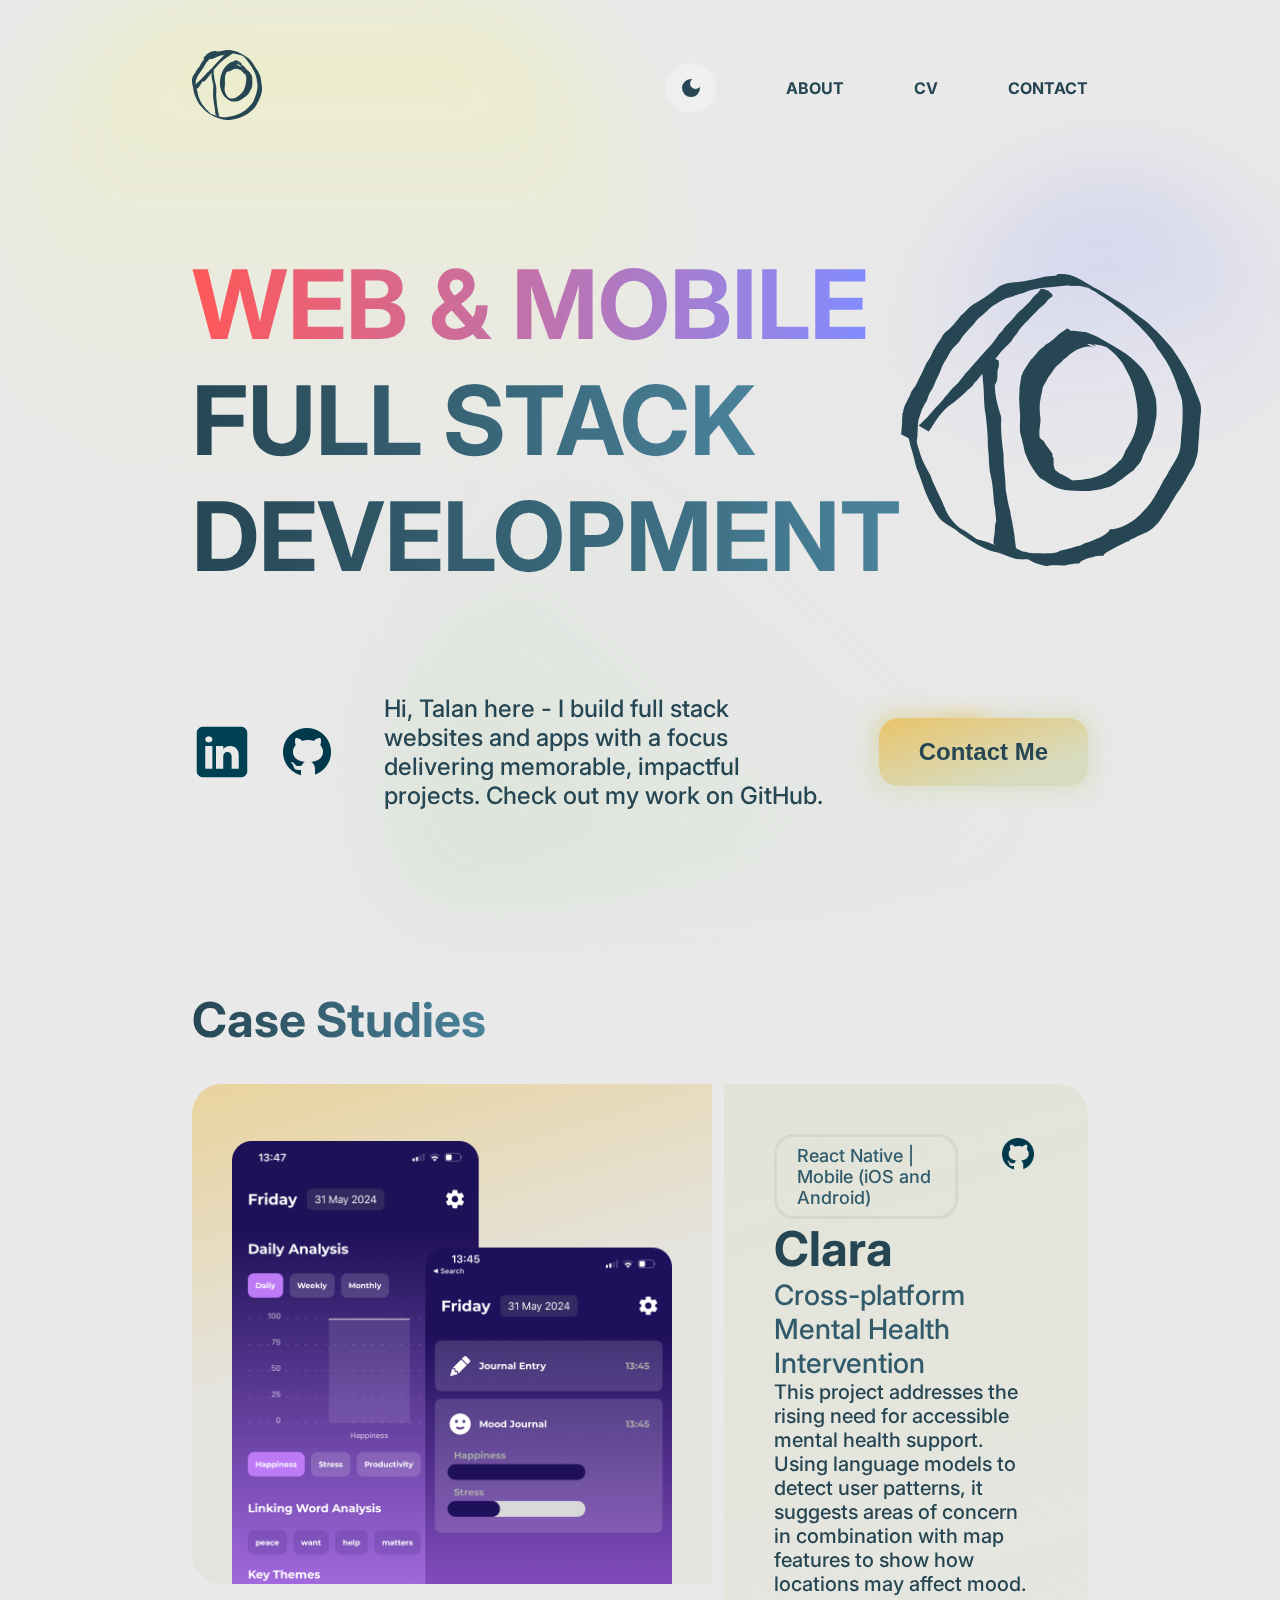
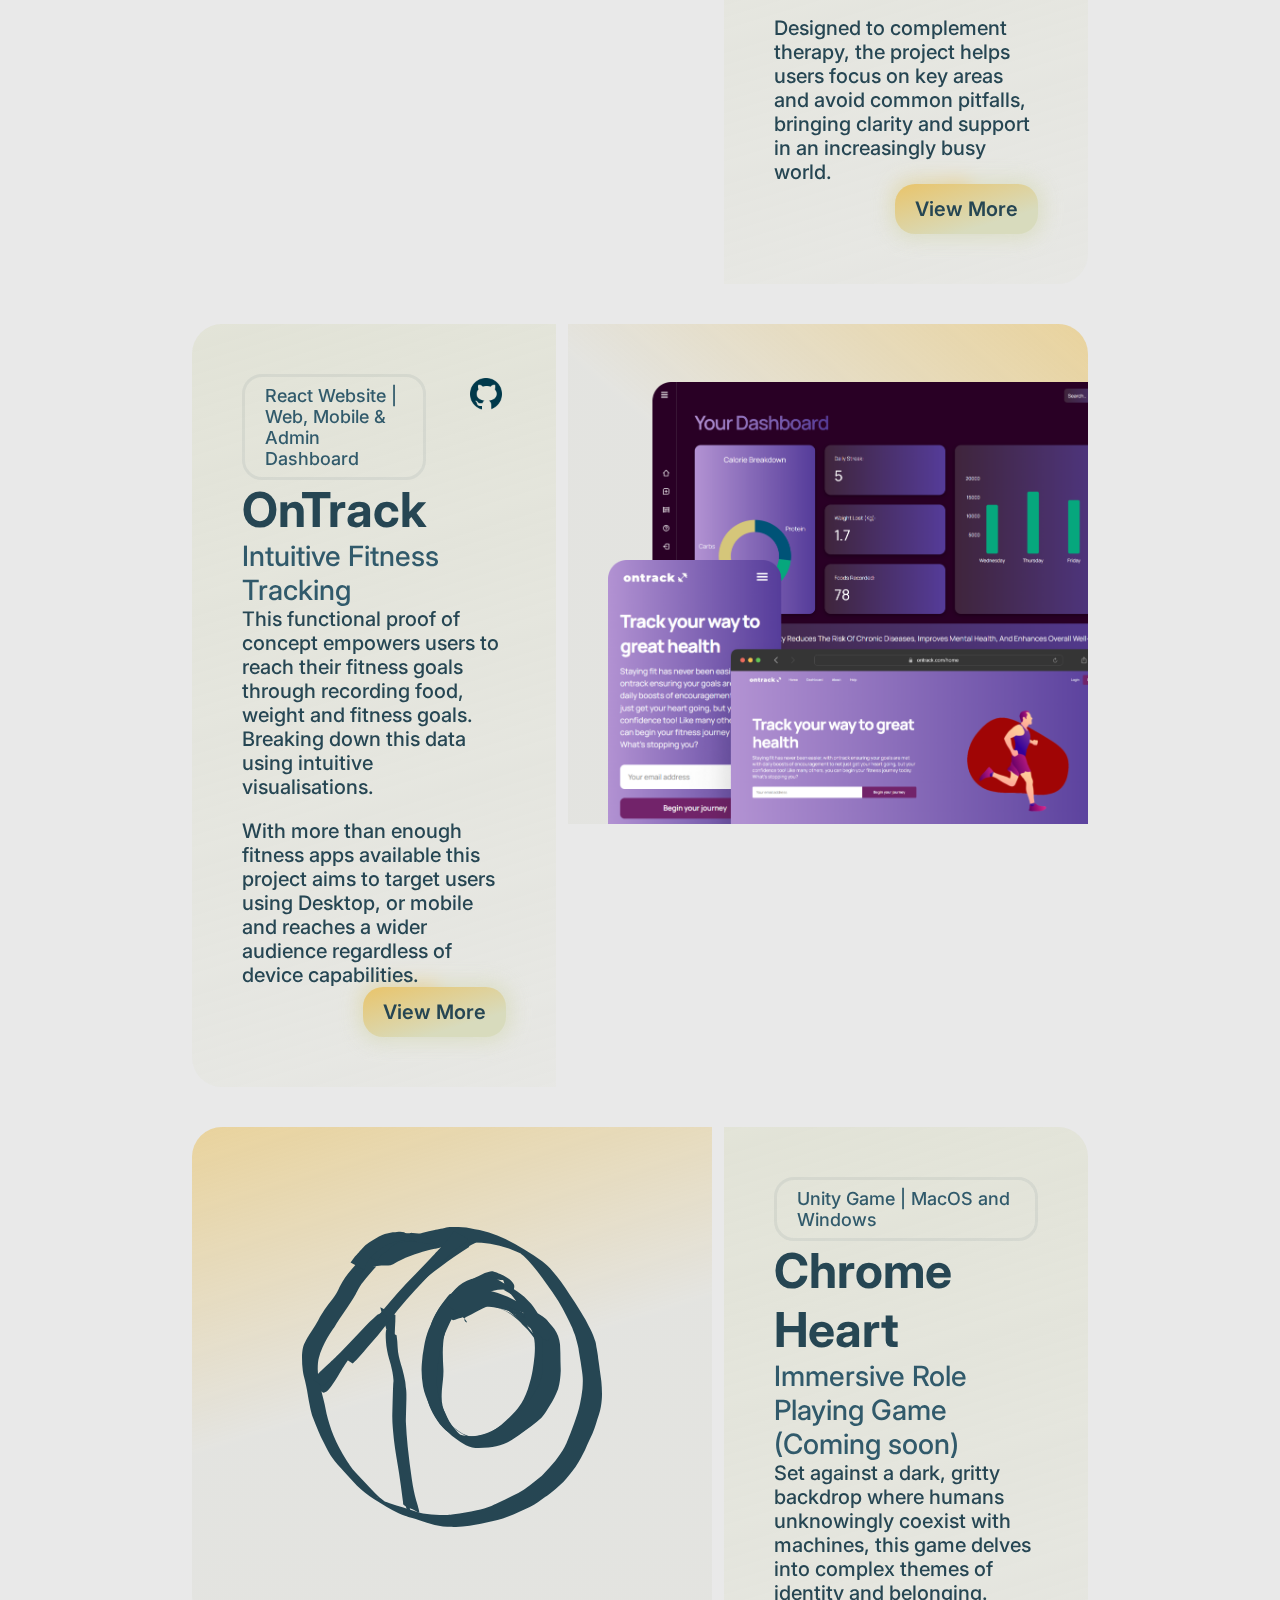
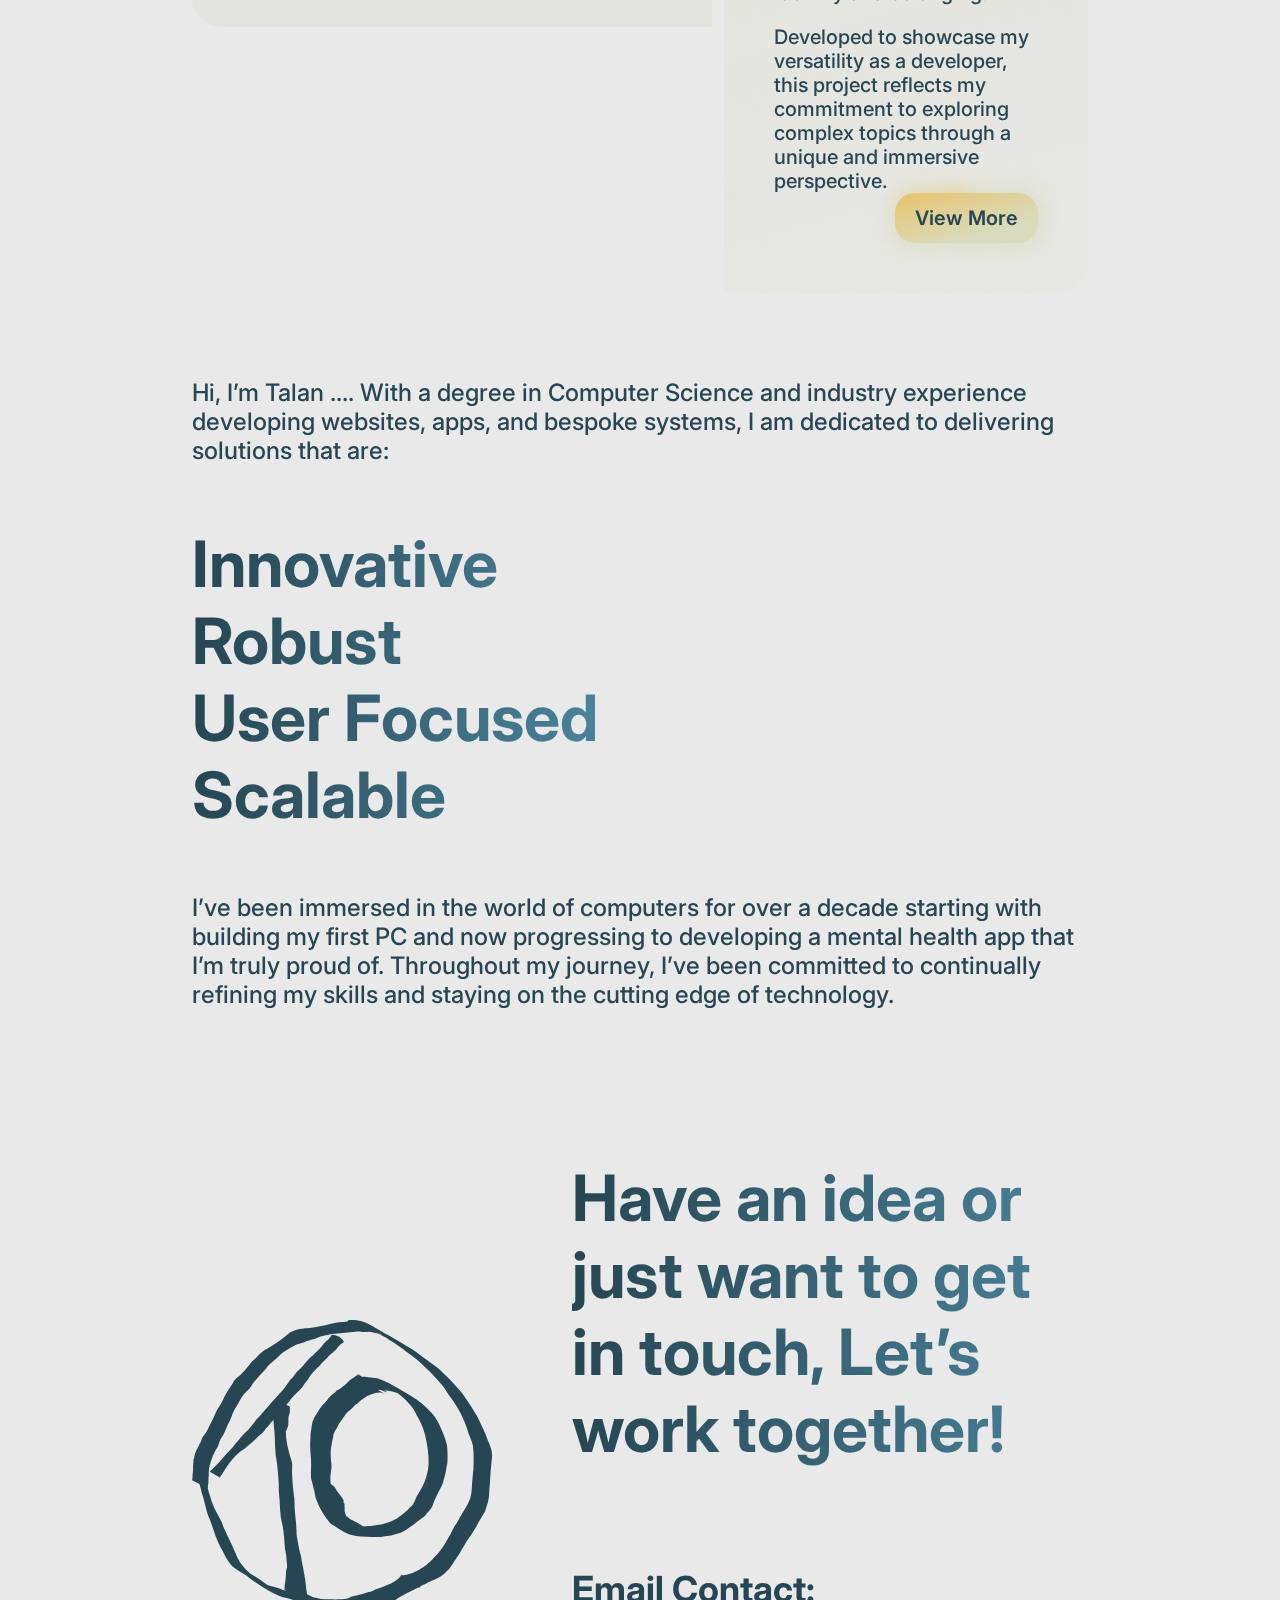
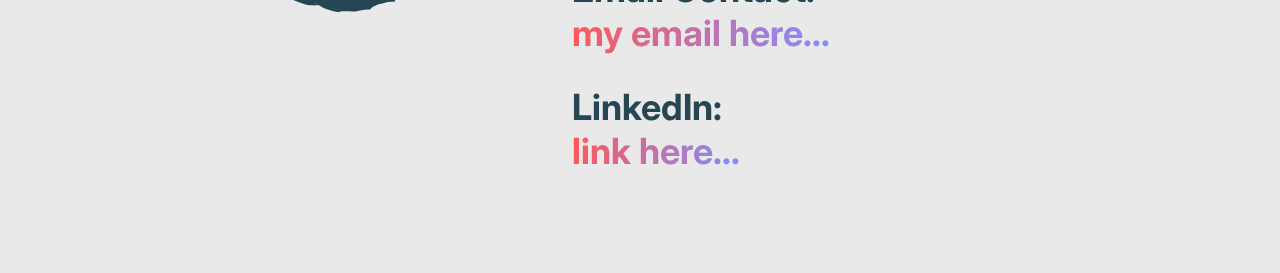
<file: index.html>
<!DOCTYPE html>
<html lang="en">

<head>
  <meta charset="UTF-8">
  <meta name="viewport" content="width=device-width, initial-scale=1.0">
  <meta http-equiv="X-UA-Compatible" content="ie=edge">
  <title>Talan ... - Full Stack Developer</title>
  <link rel="stylesheet" href="style.css">
  <link rel="stylesheet" href="index.css">
  <link rel="preconnect" href="https://fonts.googleapis.com">
  <link rel="preconnect" href="https://fonts.gstatic.com" crossorigin>
  <link
    href="https://fonts.googleapis.com/css2?family=Inter:ital,opsz,wght@0,14..32,100..900;1,14..32,100..900&family=PT+Serif:ital,wght@0,400;0,700;1,400;1,700&family=Roboto:ital,wght@0,100;0,300;0,400;0,500;0,700;0,900;1,100;1,300;1,400;1,500;1,700;1,900&family=Shadows+Into+Light&display=swap"
    rel="stylesheet">

  <script>
    (function () {
      const darkmode = localStorage.getItem('darkmode');
      if (darkmode === 'enabled') {
        document.documentElement.classList.add('darkmode');
      }
      else {
        document.documentElement.classList.add('lightmode');
      }

    })();
  </script>
  <script type="text/javascript" src="darkmode.js" defer></script>
</head>

<body class="">
  <div id="background">

  </div>
  <div id="foreground">
    <nav class="centred">
      <a id="nav-logo" href="index.html">
        <img data-dark-src="assets/logoWhite.svg" data-light-src="assets/logo.svg" class="theme-image" alt="Logo" />
      </a>

      <ul id="nav-links">
        <li class="nav-link">
          <button id="theme-switch">
            <svg xmlns="http://www.w3.org/2000/svg" height="24px" viewBox="0 -960 960 960" width="24px"
              fill="undefined">
              <path
                d="M480-120q-150 0-255-105T120-480q0-150 105-255t255-105q14 0 27.5 1t26.5 3q-41 29-65.5 75.5T444-660q0 90 63 153t153 63q55 0 101-24.5t75-65.5q2 13 3 26.5t1 27.5q0 150-105 255T480-120Z" />
            </svg>
            <svg xmlns="http://www.w3.org/2000/svg" height="24px" viewBox="0 -960 960 960" width="24px"
              fill="undefined">
              <path
                d="M480-280q-83 0-141.5-58.5T280-480q0-83 58.5-141.5T480-680q83 0 141.5 58.5T680-480q0 83-58.5 141.5T480-280ZM200-440H40v-80h160v80Zm720 0H760v-80h160v80ZM440-760v-160h80v160h-80Zm0 720v-160h80v160h-80ZM256-650l-101-97 57-59 96 100-52 56Zm492 496-97-101 53-55 101 97-57 59Zm-98-550 97-101 59 57-100 96-56-52ZM154-212l101-97 55 53-97 101-59-57Z" />
            </svg>
          </button>
        </li>
        <li class="nav-link"><a href="about.html">ABOUT</a></li>
        <li class="nav-link"><a href="#">CV</a></li>
        <li class="nav-link"><a href="#">CONTACT</a></li>
      </ul>
    </nav>
    <section class="centred" id="hero">
      <div id="hero-main">
        <div id="hero-title">
          <h1 class="gradient-text-secondary">WEB & MOBILE</h1>
          <h1 class="gradient-text-primary">FULL STACK</h1>
          <h1 class="gradient-text-primary">DEVELOPMENT</h1>
        </div>

        <div class="big-logo logo-animation">
          <img data-dark-src="assets/animations/darkmode/logoFrame2.svg"
            data-light-src="assets/animations/lightmode/logoFrame2.svg" class="theme-image" alt="Frame 2" />
          <img data-dark-src="assets/animations/darkmode/logoFrame3.svg"
            data-light-src="assets/animations/lightmode/logoFrame3.svg" class="theme-image" alt="Frame 3" />
        </div>

      </div>
      <div id="hero-sub">
        <div id="hero-socials">
          <img data-dark-src="assets/linkedinWhite.png" data-light-src="assets/linkedin.png" class="theme-image" />
          <img data-dark-src="assets/githubWhite.png" data-light-src="assets/github.png" class="theme-image" />
        </div>

        <h3>
          Hi, Talan here - I build full stack websites and apps with a focus delivering memorable, impactful projects.
          Check out my work on <a>GitHub</a>.
        </h3>
        <div>
          <button class="gradient-button">Contact Me</button>
        </div>
      </div>
    </section>

    <section id="projects" class="centred">
      <h2 class="projects-title gradient-text-primary">Case Studies</h2>
      <div id="projects-container">
        <div class="project-tile" aria-label="Clara app tile">
          <div class="image-tile clara-img left-tile">
            <img src="assets/claraScreens1.png">
          </div>
          <div class="info-tile right-tile" id="clara-info-tile">
            <div class="top-row">
              <div class="info-bubble">
                <h4> React Native | Mobile (iOS and Android)</h4>
              </div>
              <a>
                <img class="small-icon theme-image" data-dark-src="assets/githubWhite.png"
                  data-light-src="assets/github.png" alt="github logo" />
              </a>
            </div>
            <div class="info-hero">
              <h2 class="projects-title">Clara</h2>
              <h3 class="projects-subtitle">Cross-platform Mental Health Intervention</h3>
            </div>
            <div class="info-description">
              <p>This project addresses the rising need for accessible mental health support.
                Using language models to detect user patterns, it suggests areas of concern in
                combination with map features to show how locations may affect mood.</p>
              <p>Designed to complement therapy, the project helps users focus on key
                areas and avoid common pitfalls, bringing clarity and support in an
                increasingly busy world.</p>
            </div>
            <a class="default-button" id="clara-transition-trigger">View More</a>
          </div>
        </div>

        <div class="project-tile" aria-label="Clara app tile">
          <div class="info-tile left-tile" id="ontrack-info-tile">
            <div class="top-row">
              <div class="info-bubble">
                <h4>React Website | Web, Mobile & Admin Dashboard</h4>
              </div>
              <a>
                <img class="small-icon theme-image" data-dark-src="assets/githubWhite.png"
                  data-light-src="assets/github.png" alt="github logo" />
              </a>

            </div>
            <div class="info-hero">
              <h2 class="projects-title">OnTrack</h2>
              <h3 class="projects-subtitle">Intuitive Fitness Tracking</h3>
            </div>
            <div class="info-description">
              <p>This functional proof of concept empowers users to reach their fitness goals
                through recording food, weight and fitness goals. Breaking down this data
                using intuitive visualisations.</p>
              <p>With more than enough fitness apps available this project aims to target
                users using Desktop, or mobile and reaches a wider audience regardless of
                device capabilities. </p>
            </div>
            <a class="default-button" id="ontrack-transition-trigger">View More</a>
          </div>
          <div class="image-tile ontrack-img right-tile">
            <img src="assets/ontrackScreens1.png">
          </div>
        </div>

        <div class="project-tile" aria-label="Clara app tile">
          <div class="image-tile chrome-img left-tile">
            <img data-dark-src="assets/logoWhite.svg" data-light-src="assets/logo.svg" class="theme-image"
              alt="temporary logo" />
          </div>
          <div class="info-tile right-tile" id="chrome-info-tile">
            <div class="top-row">
              <div class="info-bubble">
                <h4>Unity Game | MacOS and Windows</h4>
              </div>
            </div>
            <div class="info-hero">
              <h2 class="projects-title">Chrome Heart</h2>
              <h3 class="projects-subtitle">Immersive Role Playing Game (Coming soon)</h3>
            </div>
            <div class="info-description">
              <p>Set against a dark, gritty backdrop where humans unknowingly coexist with
                machines, this game delves into complex themes of identity and belonging.
              </p>
              <p>Developed to showcase my versatility as a developer, this project reflects my
                commitment to exploring complex topics through a unique and immersive
                perspective.</p>
            </div>
            <a class="default-button" id="chrome-transition-trigger">View More</a>
          </div>
        </div>
      </div>
    </section>

    <section id="about-summary" class="centred">
      <h3>Hi, I’m Talan .... With a degree in Computer Science and industry experience developing websites,
        apps, and bespoke systems, I am dedicated to delivering solutions that are:</h3>
      <div id="homepage-values" class="gradient-text-primary">
        <h2>Innovative</h2>
        <h2>Robust</h2>
        <h2>User Focused</h2>
        <h2>Scalable</h2>
      </div>
      <h3>I’ve been immersed in the world of computers for over a decade starting with building
        my first PC and now progressing to developing a mental health app that I’m truly proud of.
        Throughout my journey, I’ve been committed to continually refining my skills and staying
        on the cutting edge of technology.</h3>

    </section>

    <section id="contact" class="centred">

      <div class="big-logo logo-animation">
        <img data-dark-src="assets/animations/darkmode/logoFrame2.svg"
          data-light-src="assets/animations/lightmode/logoFrame2.svg" class="theme-image" alt="Frame 2" />
        <img data-dark-src="assets/animations/darkmode/logoFrame3.svg"
          data-light-src="assets/animations/lightmode/logoFrame3.svg" class="theme-image" alt="Frame 3" />
      </div>


      <div id="contact-text">
        <h1 class="gradient-text-primary">Have an idea or just want to
          get in touch,
          Let’s work together!
        </h1>
        <div id="contact-details">
          <div class="contact">
            <h3 class="primary-text">Email Contact:</h3>
            <h3 class="gradient-text-secondary">my email here...</h3>
          </div>
          <div class="contact">
            <h3 class="primary-text">LinkedIn:</h3>
            <h3 class="gradient-text-secondary">link here...</h3>
          </div>
        </div>
      </div>
    </section>
  </div>

  <script src="index.js"></script>
</body>

</html>
</file>
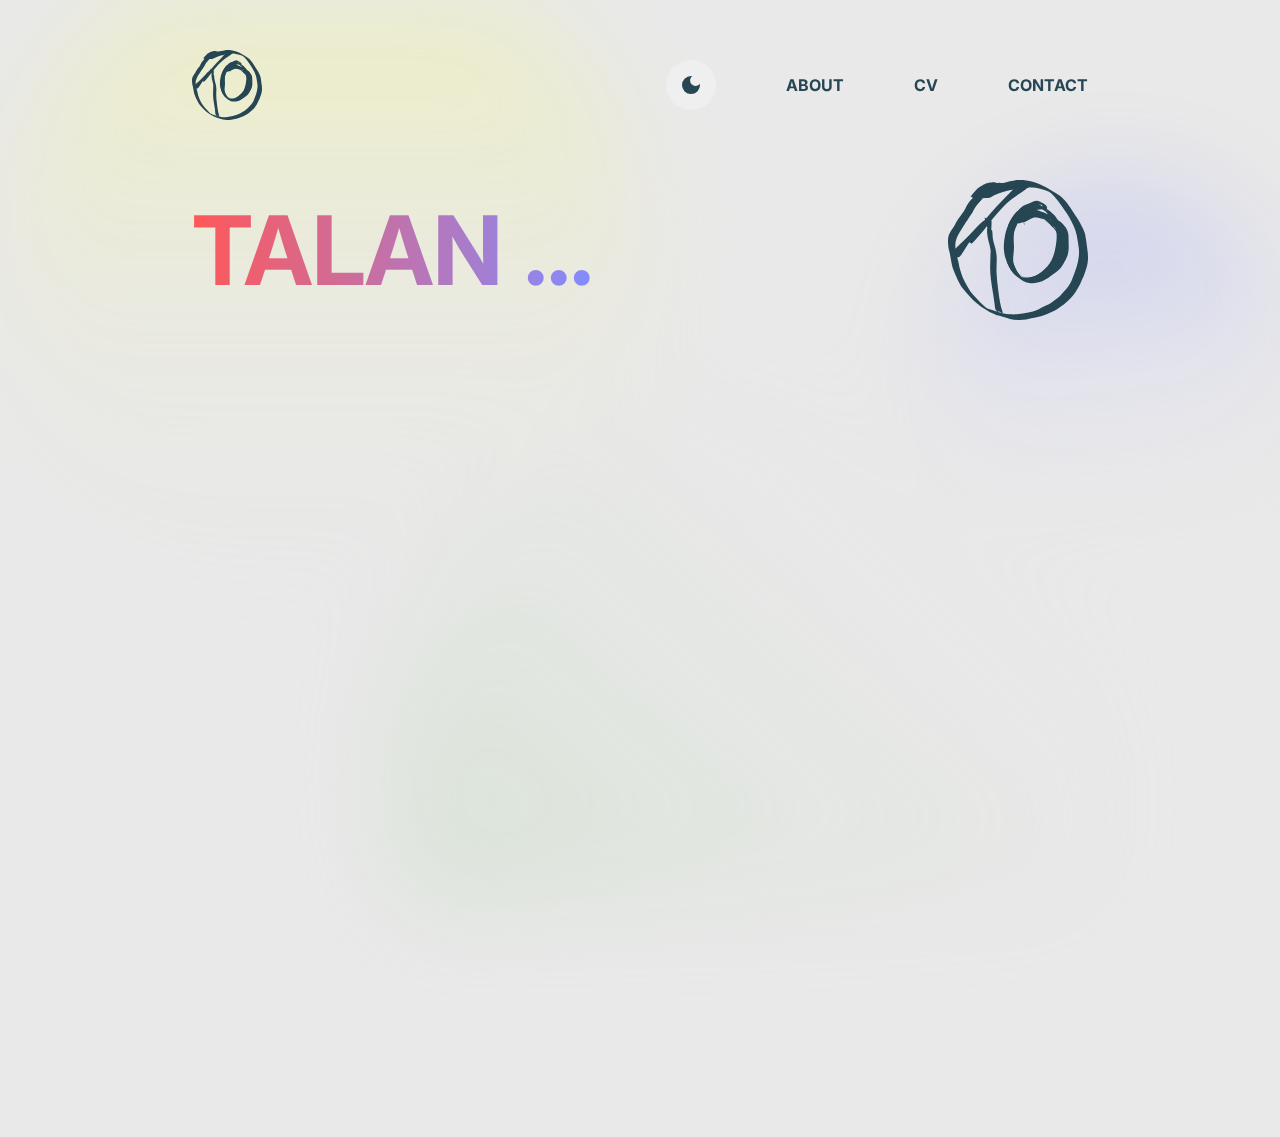
<file: about.html>
<!DOCTYPE html>
<html lang="en">

<head>
  <meta charset="UTF-8">
  <meta name="viewport" content="width=device-width, initial-scale=1.0">
  <meta http-equiv="X-UA-Compatible" content="ie=edge">
  <title>Talan ... - Full Stack Developer</title>
  <link rel="stylesheet" href="style.css">
  <link rel="stylesheet" href="about.css">
  <link rel="preconnect" href="https://fonts.googleapis.com">
  <link rel="preconnect" href="https://fonts.gstatic.com" crossorigin>
  <link
    href="https://fonts.googleapis.com/css2?family=Inter:ital,opsz,wght@0,14..32,100..900;1,14..32,100..900&family=PT+Serif:ital,wght@0,400;0,700;1,400;1,700&family=Roboto:ital,wght@0,100;0,300;0,400;0,500;0,700;0,900;1,100;1,300;1,400;1,500;1,700;1,900&family=Shadows+Into+Light&display=swap"
    rel="stylesheet">
  <script>
    (function () {
      const darkmode = localStorage.getItem('darkmode');
      if (darkmode === 'enabled') {
        document.documentElement.classList.add('darkmode');
      }
      else {
        document.documentElement.classList.add('lightmode');
      }

    })();
  </script>
  <script type="text/javascript" src="darkmode.js" defer></script>
</head>

<body>
  <div id="background"></div>
  <div id="foreground">
    <nav class="centred">
      <a id="nav-logo" href="index.html">
        <img src="assets/logo.svg" class="lightmode-display" />
        <img src="assets/logoWhite.svg" class="darkmode-display" />
      </a>

      <ul id="nav-links">
        <li class="nav-link">
          <button id="theme-switch">
            <svg xmlns="http://www.w3.org/2000/svg" height="24px" viewBox="0 -960 960 960" width="24px"
              fill="undefined">
              <path
                d="M480-120q-150 0-255-105T120-480q0-150 105-255t255-105q14 0 27.5 1t26.5 3q-41 29-65.5 75.5T444-660q0 90 63 153t153 63q55 0 101-24.5t75-65.5q2 13 3 26.5t1 27.5q0 150-105 255T480-120Z" />
            </svg>
            <svg xmlns="http://www.w3.org/2000/svg" height="24px" viewBox="0 -960 960 960" width="24px"
              fill="undefined">
              <path
                d="M480-280q-83 0-141.5-58.5T280-480q0-83 58.5-141.5T480-680q83 0 141.5 58.5T680-480q0 83-58.5 141.5T480-280ZM200-440H40v-80h160v80Zm720 0H760v-80h160v80ZM440-760v-160h80v160h-80Zm0 720v-160h80v160h-80ZM256-650l-101-97 57-59 96 100-52 56Zm492 496-97-101 53-55 101 97-57 59Zm-98-550 97-101 59 57-100 96-56-52ZM154-212l101-97 55 53-97 101-59-57Z" />
            </svg>
          </button>
        </li>
        <li class="nav-link"><a href="about.html">ABOUT</a></li>
        <li class="nav-link"><a href="#">CV</a></li>
        <li class="nav-link"><a href="#">CONTACT</a></li>
      </ul>
    </nav>
    <section id="hero" class="centred">
      <div id="hero-title">
        <h1 class="gradient-text-secondary">TALAN ...</h1>
        <div class="medium-logo">
          <img src="assets/logo.svg" class="lightmode-display" />
          <img src="assets/logoWhite.svg" class="darkmode-display" />
        </div>
      </div>
      <!-- <div id="hero-sub">
        <h3>Developer, designer, and technology enthusiast. 
          I hold a degree in Computer Science from the University of East Anglia and have hands-on
           experience building software within a team environment and collaborating directly with clients.</h3>
      </div> -->
    </section>
    <section id="about-tiles" class="centred">
      <div class="about-tile cascade-tile active">
        <div class="top-row" id="about-overview">
          <h2>Overview</h2>
          <div class="toggle active"></div>
        </div>
        <div class="main-row active">
          <p>Developer, designer, and technology enthusiast.
            I hold a degree in Computer Science from the University of East Anglia and have hands-on
            experience building software within a team environment and collaborating directly with clients.</p>
        </div>
      </div>
      <div class="about-tile cascade-tile">
        <div class="top-row" id="about-background">
          <h2>Background</h2>
          <div class="toggle"></div>
        </div>
        <div class="main-row">
          <p>For over a decade, I've shown a commitment to understanding users and building robust,
            effective solutions. My journey began in my teenage years, when I started repairing computers for family
            friends.
            What began as a hobby quickly grew into an unofficial business, sparking a passion for technology and
            problem-solving.
            This early experience taught me the value of crafting solutions that truly meet people’s
            needs and set me on the path to becoming a developer.</p>
        </div>
      </div>
      <div class="about-tile cascade-tile">
        <div class="top-row" id="about-values">
          <h2>Core Values</h2>
          <div class="toggle"></div>
        </div>
        <div class="main-row">
          <div class="value-container">
            <h3>Innovative:</h3>
            <p>I strive to challenge norms, creating solutions that stand out.</p>
          </div>
          <div class="value-container">
            <h3>Robust:</h3>
            <p>Through quality coding, testing, and efficient design,
              I build solutions that prioritise usability and performance. Less is often more.</p>
          </div>
          <div class="value-container">
            <h3>User Focused:</h3>
            <p>Drawing on my background in User Experience Design,
              I keep end users at the core of development, ensuring accessible and
              intuitive applications.</p>
          </div>
          <div class="value-container">
            <h3>Scalable:</h3>
            <p>I design with the future in mind, creating solutions that can grow and
              adapt over time rather than sacrificing longevity for speed.</p>
          </div>
        </div>
      </div>
      <div class="about-tile cascade-tile">
        <div class="top-row" id="about-background">
          <h2>More than just a developer</h2>
          <div class="toggle"></div>
        </div>
        <div class="main-row">
          <p>I maintain balance through an active lifestyle, from cycling and running to strength training.
            Cooking is another favourite pastime, I enjoy experimenting in the kitchen as much as creating new projects.
            These activities fuel my creativity and keep me sharp, enabling me to bring high-quality,
            inspired work to everything I do.</p>
        </div>
      </div>
      <div class="about-tile cascade-tile">
        <div class="top-row" id="about-background">
          <h2>Life Mission</h2>
          <div class="toggle"></div>
        </div>
        <div class="main-row">
          <p>As I continue to grow both professionally and personally, I am driven by a desire to make a positive
            impact.
            My mission is to advocate for those often overlooked in our society, working to create a world where
            everyone
            can enjoy the same opportunities and quality of life. I aim not only to advance my technical skills but to
            contribute to a more inclusive and compassionate world.</p>
        </div>
      </div>
    </section>
  </div>


  <script src="buttons.js"></script>
</body>

</html>
</file>
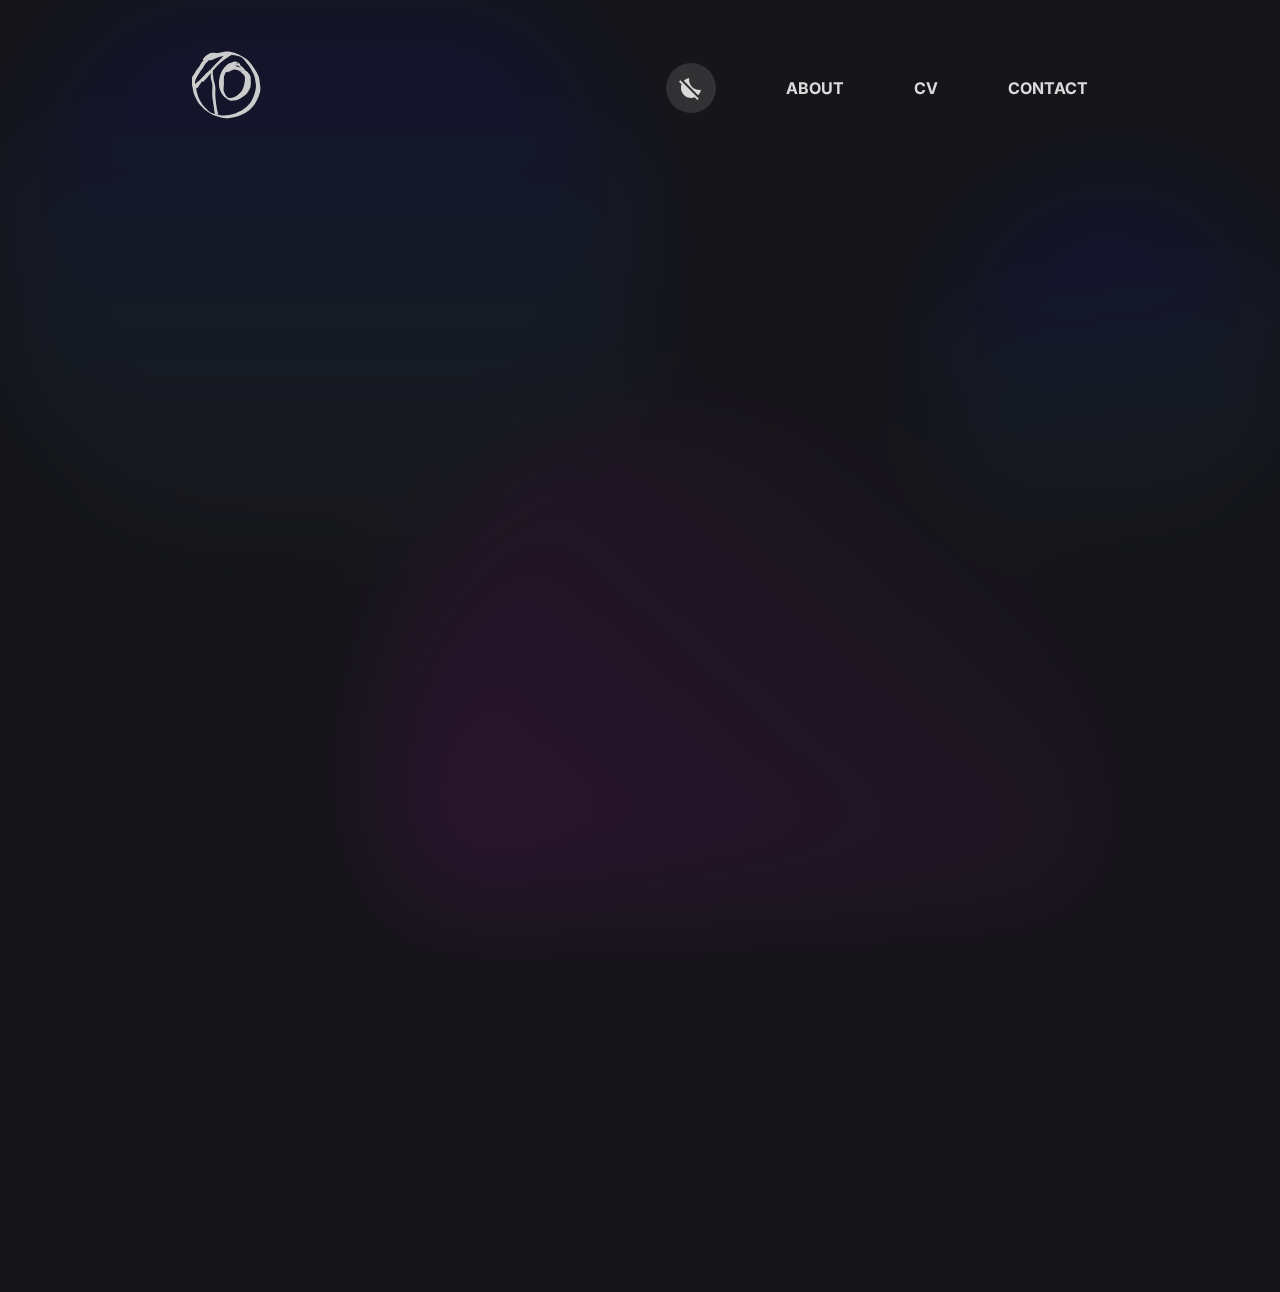
<file: chrome.html>
<!DOCTYPE html>
<html lang="en">

<head>
  <meta charset="UTF-8">
  <meta name="viewport" content="width=device-width, initial-scale=1.0">
  <meta http-equiv="X-UA-Compatible" content="ie=edge">
  <title>Talan ... - Full Stack Developer</title>
  <link rel="stylesheet" href="style.css">
  <link rel="stylesheet" href="chrome.css">
  <link rel="preconnect" href="https://fonts.googleapis.com">
  <link rel="preconnect" href="https://fonts.gstatic.com" crossorigin>
  <link
    href="https://fonts.googleapis.com/css2?family=Inter:ital,opsz,wght@0,14..32,100..900;1,14..32,100..900&family=PT+Serif:ital,wght@0,400;0,700;1,400;1,700&family=Roboto:ital,wght@0,100;0,300;0,400;0,500;0,700;0,900;1,100;1,300;1,400;1,500;1,700;1,900&family=Shadows+Into+Light&display=swap"
    rel="stylesheet">
</head>

<body>
  <div id="background">

  </div>
  <div id="foreground">
    <nav class="centred">
      <a id="nav-logo" href="index.html">
        <img src="assets/logoWhite.svg" />
      </a>
      <ul id="nav-links">
        <li class="nav-link">
          <button id="theme-switch-disabled">
            <svg xmlns="http://www.w3.org/2000/svg" height="24px" viewBox="0 -960 960 960" width="24px" fill="undefined"><path d="M766-195 195-766q43-44 97.5-73T410-880q-18 99 11 193.5T521-521q71 71 165.5 100T880-410q-11 63-40.5 117.5T766-195ZM735 2 627-106q-34 13-69.5 19.5T484-80q-84 0-157.5-32t-128-86.5Q144-253 112-326.5T80-484q0-38 6.5-73.5T106-627L-1-734l57-57L792-55 735 2Z"/></svg>
          </button>
        </li>
        <li class="nav-link"><a href="about.html">ABOUT</a></li>
        <li class="nav-link"><a href="#">CV</a></li>
        <li class="nav-link"><a href="#">CONTACT</a></li>
      </ul>
    </nav>
    <section class="centred" id="project-hero">
      <h1 class="projects-title cascade-tile neon-text">Chrome Heart</h1>

      <!-- <div id="projects-contents">
        <a class="project-link ">My Roles</a>
        <a class="project-link">Project Goals</a>
        <a class="project-link">Summary</a>
        <a class="project-link" href="#takeaways">What I Took Away</a>
        <a class="project-link">What Could be added</a>
      </div> -->

    </section>
    <section class="centred" id="project-description">
      <div id="project-summary">
        <div class="description-container cascade-tile">
          <h2 class="description-heading">Themes</h2>
          <div class="headings-description">
            <h3 class="gradient-text-noir">Detective Noir</h3>
            <h3 class="gradient-text-noir">Puzzle Game</h3>
            <h3>Mental Health</h3>
            <h3>Gritty Backdrop</h3>
          </div>
        </div>
        <div class="description-container cascade-tile">
          <h2 class="description-heading">My Roles</h2>
          <div class="headings-description">
            <h3>Project Manager</h3>
            <h3>Narrative Designer</h3>
            <h3>Game Developer</h3>
            <h3>Game Designer</h3>
            <h3>Game Art Designer</h3>
            <h3>Quality Assurance</h3>
          </div>
        </div>

        <div class="description-container cascade-tile">
          <h2 class="description-heading">Project Goals</h2>
          <div class="column-description">
            <h3 class="gradient-text-noir">Primary Goal</h3>
            <p>
              To challenge myself as a developer by taking on an entirely new type of project, enabling me to expand my skills 
              and showcase my passion for video games. By working on diverse projects, I can accelerate my growth, improve 
              efficiency, and enhance my overall development capabilities.
            </p>
          </div>
          <div class="column-description">
            <h3 class="gradient-text-noir">Secondary Goal</h3>
            <p>
              This narrative-driven puzzle game will explore themes surrounding mental health challenges and the difficulties 
              of living with them. The game’s world will serve as a unique narrative framework to delve into these topics in 
              a thoughtful and engaging way.
            </p>
          </div>
        </div>

        <div class="description-container cascade-tile">
          <div class="text-description">
            <h2 class="description-heading">Summary</h2>
            <div class="text-container">
              <p>
                This project is an in-progress 2D game developed in Unity. The initial goal is to create a playable demo that establishes 
                the core gameplay loop, art style, and a foundational storyline. Feedback from the demo will guide further improvements, 
                with the ultimate aim of expanding it into a full-fledged game.
              </p>
              <p>
                Set in a gritty alternate future, the game takes place in a world where humans unknowingly coexist with machines. The player 
                becomes entangled in a gripping mystery that unveils a larger conspiracy. As the main character, players will use their 
                unique abilities to solve puzzles, navigate the city, and uncover the dark criminal underbelly threatening its inhabitants.
              </p>
            </div>
          </div>
        </div>
    </section>
  </div>

</body>

</html>
</file>
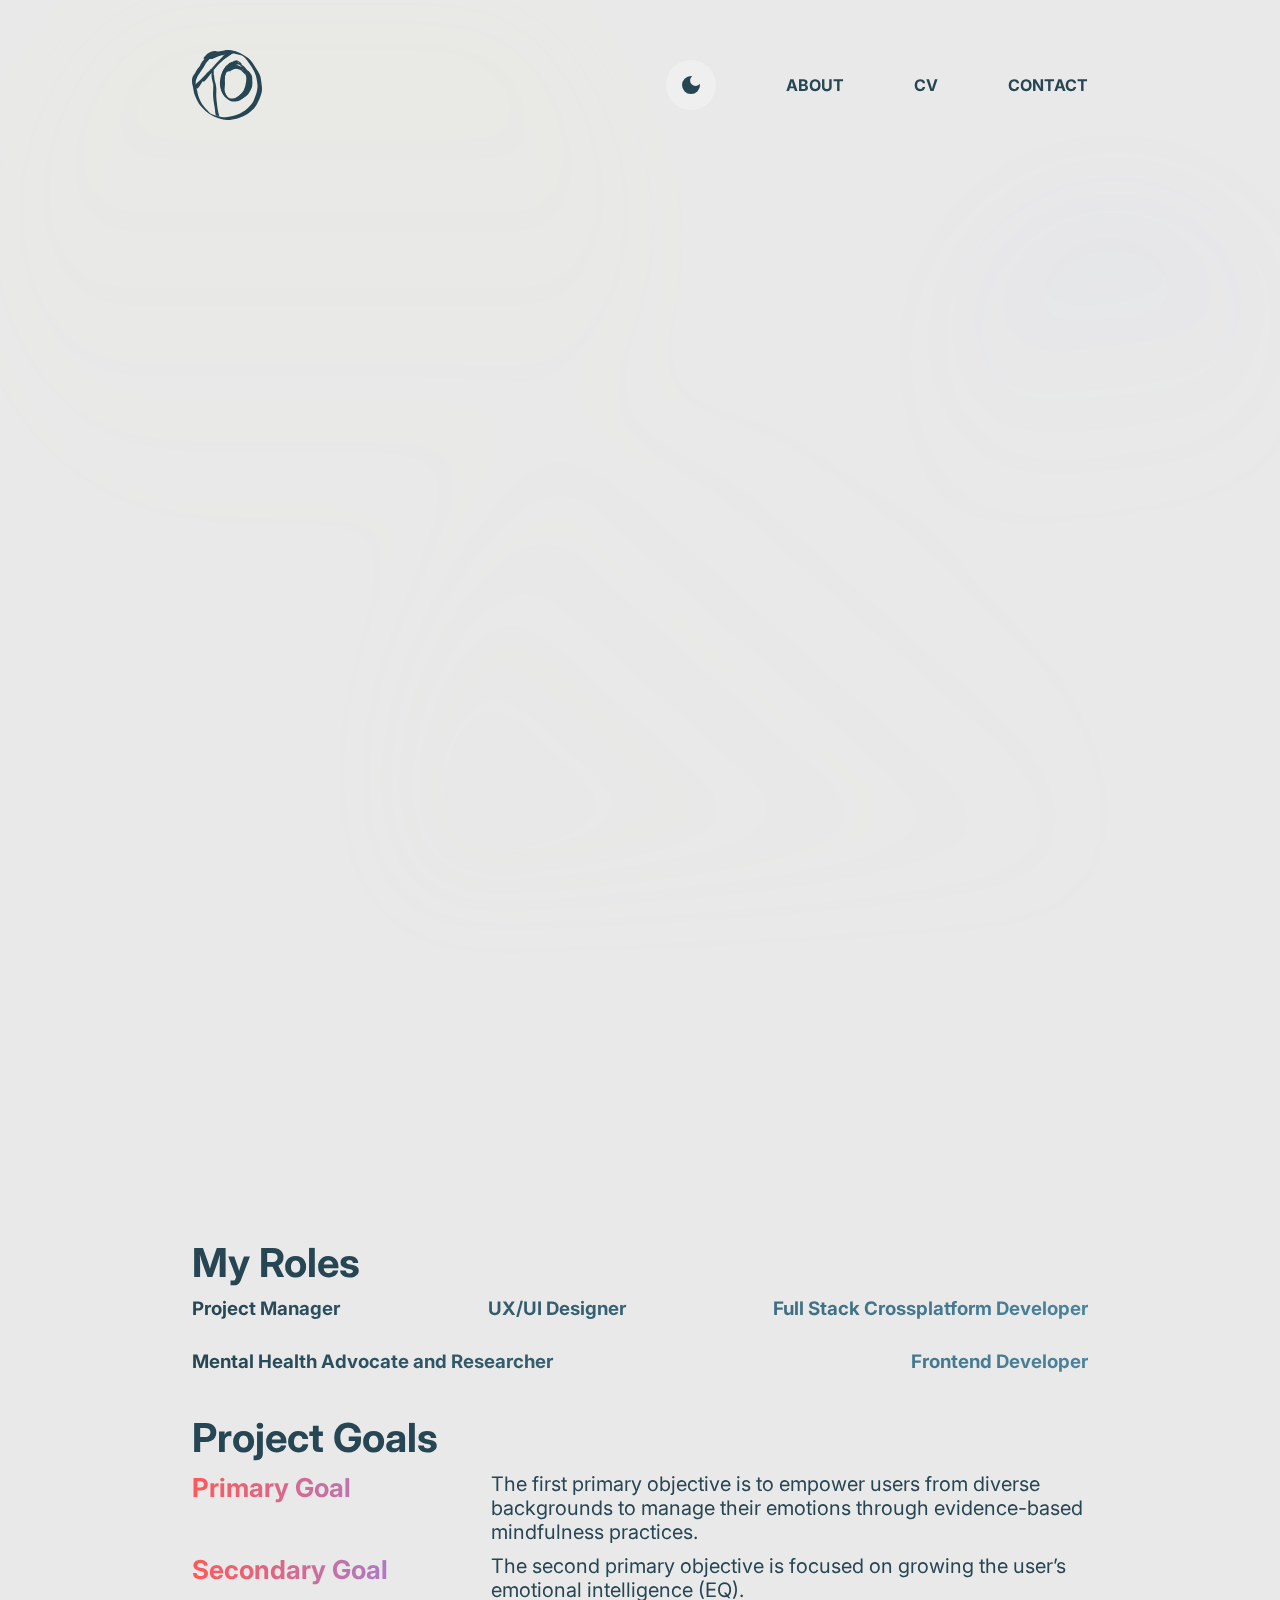
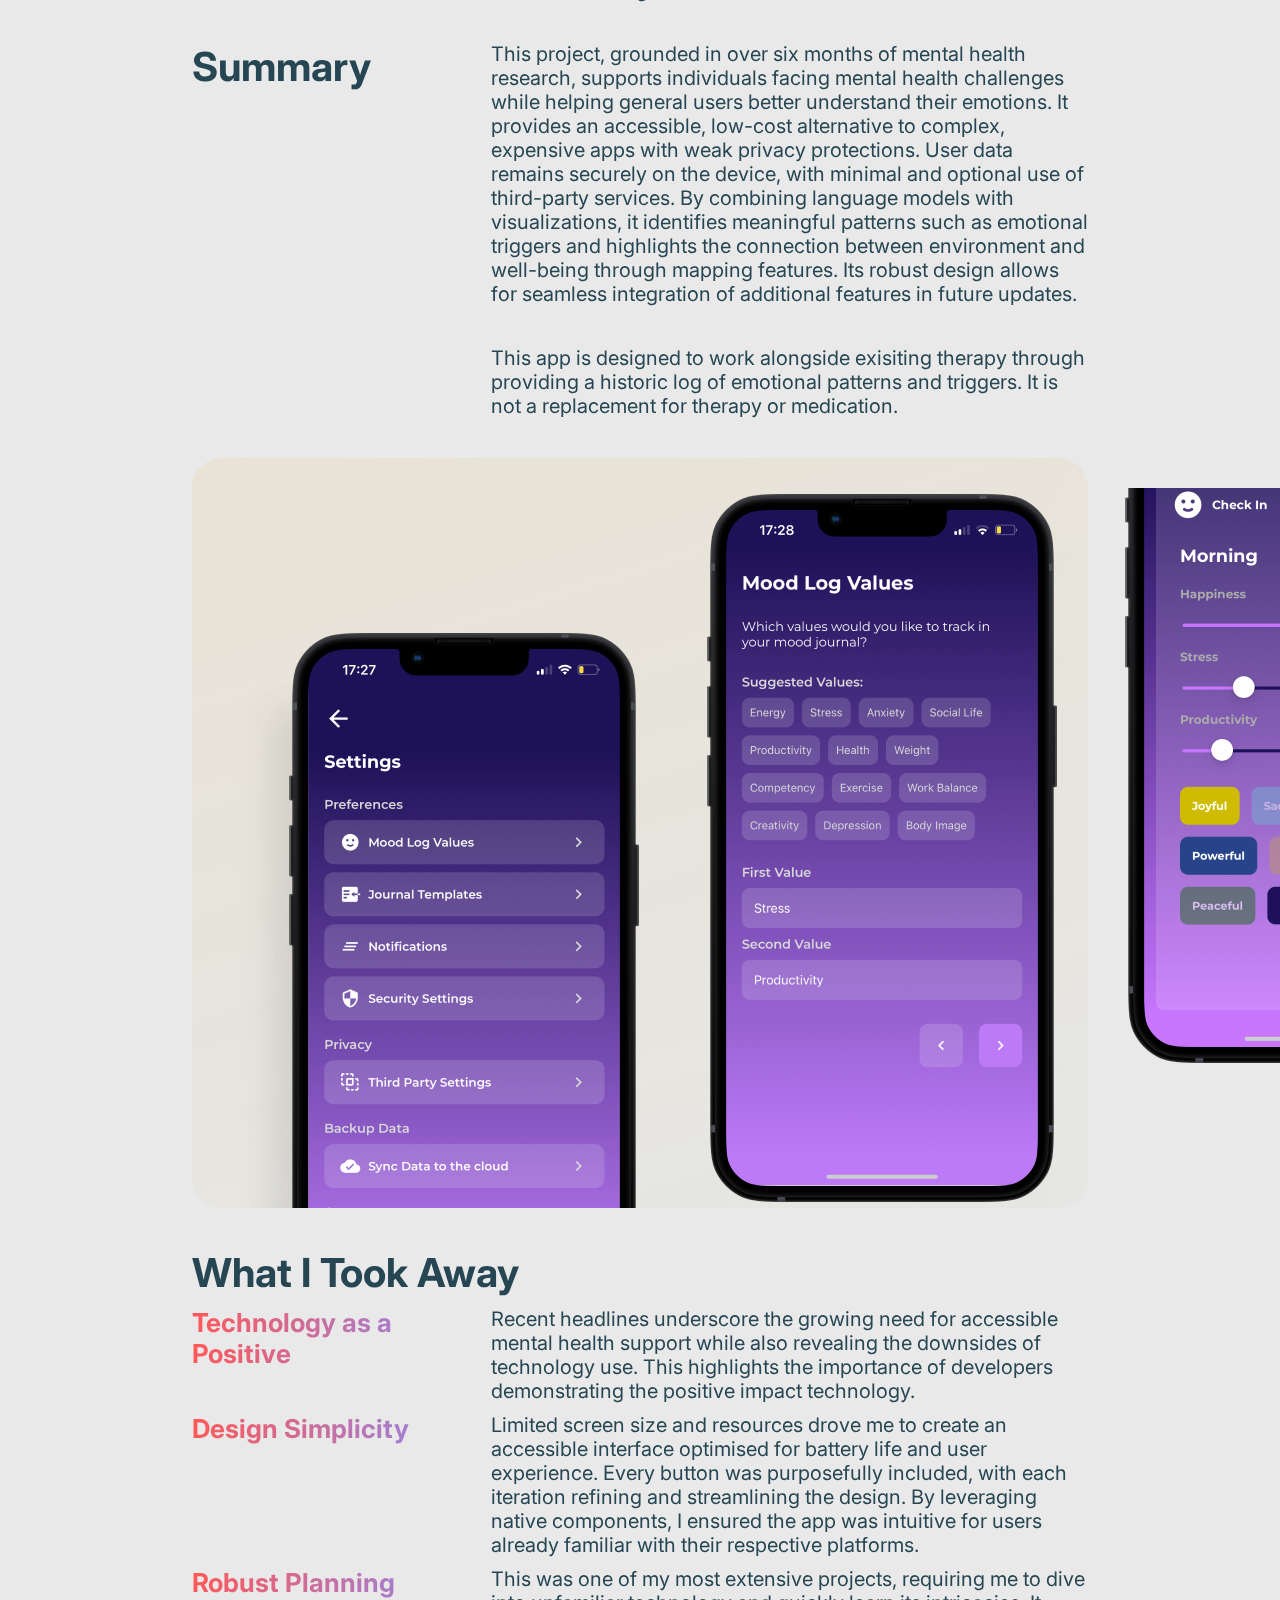
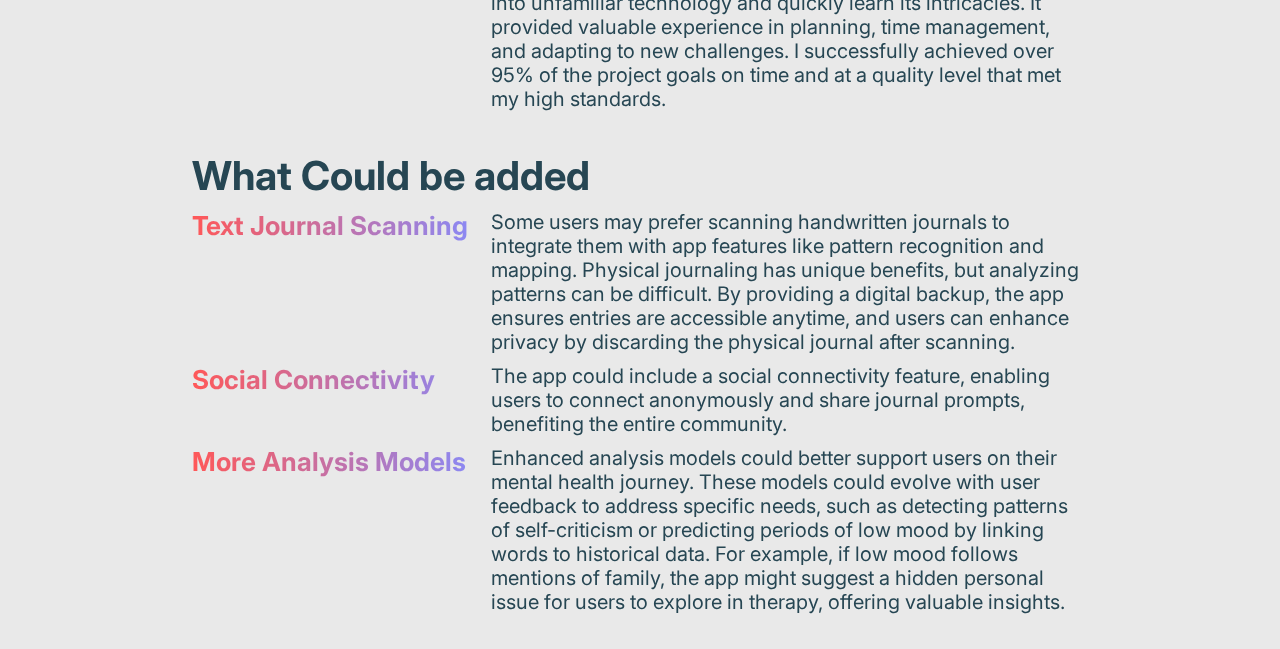
<file: clara.html>
<!DOCTYPE html>
<html lang="en">

<head>
  <meta charset="UTF-8">
  <meta name="viewport" content="width=device-width, initial-scale=1.0">
  <meta http-equiv="X-UA-Compatible" content="ie=edge">
  <title>Talan ... - Full Stack Developer</title>
  <link rel="stylesheet" href="style.css">
  <link rel="stylesheet" href="clara.css">
  <link rel="preconnect" href="https://fonts.googleapis.com">
  <link rel="preconnect" href="https://fonts.gstatic.com" crossorigin>
  <link
    href="https://fonts.googleapis.com/css2?family=Inter:ital,opsz,wght@0,14..32,100..900;1,14..32,100..900&family=PT+Serif:ital,wght@0,400;0,700;1,400;1,700&family=Roboto:ital,wght@0,100;0,300;0,400;0,500;0,700;0,900;1,100;1,300;1,400;1,500;1,700;1,900&family=Shadows+Into+Light&display=swap"
    rel="stylesheet">
  <script>
    (function () {
      const darkmode = localStorage.getItem('darkmode');
      if (darkmode === 'enabled') {
        document.documentElement.classList.add('darkmode');
      }
      else {
        document.documentElement.classList.add('lightmode');
      }

    })();
  </script>
  <script type="text/javascript" src="darkmode.js" defer></script>
</head>

<body>
  <div id="background"></div>
  <div id="foreground">
    <nav class="centred">
      <a id="nav-logo" href="index.html">
        <img src="assets/logo.svg" class="lightmode-display" />
        <img src="assets/logoWhite.svg" class="darkmode-display" />
      </a>
      <ul id="nav-links">
        <li class="nav-link">
          <button id="theme-switch">
            <svg xmlns="http://www.w3.org/2000/svg" height="24px" viewBox="0 -960 960 960" width="24px"
              fill="undefined">
              <path
                d="M480-120q-150 0-255-105T120-480q0-150 105-255t255-105q14 0 27.5 1t26.5 3q-41 29-65.5 75.5T444-660q0 90 63 153t153 63q55 0 101-24.5t75-65.5q2 13 3 26.5t1 27.5q0 150-105 255T480-120Z" />
            </svg>
            <svg xmlns="http://www.w3.org/2000/svg" height="24px" viewBox="0 -960 960 960" width="24px"
              fill="undefined">
              <path
                d="M480-280q-83 0-141.5-58.5T280-480q0-83 58.5-141.5T480-680q83 0 141.5 58.5T680-480q0 83-58.5 141.5T480-280ZM200-440H40v-80h160v80Zm720 0H760v-80h160v80ZM440-760v-160h80v160h-80Zm0 720v-160h80v160h-80ZM256-650l-101-97 57-59 96 100-52 56Zm492 496-97-101 53-55 101 97-57 59Zm-98-550 97-101 59 57-100 96-56-52ZM154-212l101-97 55 53-97 101-59-57Z" />
            </svg>
          </button>
        </li>
        <li class="nav-link"><a href="about.html">ABOUT</a></li>
        <li class="nav-link"><a href="#">CV</a></li>
        <li class="nav-link"><a href="#">CONTACT</a></li>
      </ul>
    </nav>
    <section class="centred" id="project-hero">
      <h1 class="projects-title cascade-tile gradient-text-secondary">Clara</h1>
      <div id="projects-contents" class="cascade-tile">
        <a class="project-link active">Showcase</a>
        <a class="project-link" href="#roles">My Roles</a>
        <a class="project-link" href="#goals">Project Goals</a>
        <a class="project-link" href="#summary">Summary</a>
        <a class="project-link" href="#takeaways">What I Took Away</a>
        <a class="project-link" href="#added">What Could be added</a>
      </div>
      <div class="image-collage cascade-tile">
        <div class="image-row">
          <div class="image-tile left-tile">
            <img src="assets/claraScreens3.png">
          </div>
          <div class="info-tile right-tile">
            <h2><span>1 in 4</span> people in the UK are affected by mental illness and similar trends can be seen
              globally</h2>
          </div>
        </div>
        <div class="image-row">
          <div class="info-tile right-tile">
            <h2><span>1 in 4</span> people in the UK are affected by mental illness and similar trends can be seen
              globally</h2>
          </div>
          <div class="image-tile left-tile">
            <img src="assets/claraScreens2.png">
          </div>
        </div>
      </div>
    </section>
    <section class="centred" id="project-description">
      <div class="text-element">
      </div>
      <div id="project-summary">
        <div class="description-container" id="roles">
          <h2 class="description-heading">My Roles</h2>
          <div class="headings-description gradient-text-primary">
            <h3 class=""">Project Manager</h3>
            <h3 class="">UX/UI Designer</h3>
            <h3 class="">Full Stack Crossplatform Developer</h3>
            <h3 class="">Mental Health Advocate and Researcher</h3>
            <h3 class="">Frontend Developer</h3>
          </div>
        </div>

        <div class="description-container" id="goals">
          <h2 class="description-heading">Project Goals</h2>
          <div class="column-description">
            <h3 class="gradient-text-secondary">Primary Goal</h3>
            <p>The first primary objective is to empower users from diverse backgrounds to
              manage their emotions through evidence-based mindfulness practices.</p>
          </div>
          <div class="column-description">
            <h3 class="gradient-text-secondary">Secondary Goal</h3>
            <p>The second primary objective is focused on growing the user’s
              emotional intelligence (EQ).</p>
          </div>
        </div>

        <div class="description-container" id="summary">
          <div class="text-description">
            <h2 class="description-heading">Summary</h2>
            <div class="text-container">
              <p>
                This project, grounded in over six months of mental health research, supports individuals facing mental
                health
                challenges while helping general users better understand their emotions. It provides an accessible,
                low-cost alternative to complex, expensive apps with weak privacy protections.
                User data remains securely on the device, with minimal and optional use of third-party services.
                By combining language models with visualizations, it identifies meaningful patterns such as emotional
                triggers and highlights the connection between environment and well-being through mapping features.
                Its robust design allows for seamless integration of additional features in future updates.</p>
              <p>
              </p>
              <p>This app is designed to work alongside exisiting therapy through providing a historic
                log of emotional patterns and triggers. It is not a replacement for therapy or medication.
              </p>
            </div>
          </div>
        </div>

        <div class="description-image">
          <div class="image-tile">
            <img src="assets/claraScreens2.png">
          </div>
        </div>

        <div class="description-container" id="takeaways">
          <h2 class="description-heading">What I Took Away</h2>
          <div class="column-description">
            <h3 class="gradient-text-secondary">Technology as a Positive</h3>
            <p>
              Recent headlines underscore the growing need for accessible mental health support while also revealing
              the downsides of technology use. This highlights the importance of developers demonstrating
              the positive impact technology.
            </p>
          </div>
          <div class="column-description">
            <h3 class="gradient-text-secondary">Design Simplicity</h3>
            <p>Limited screen size and resources drove me to create an accessible interface optimised for battery
              life and user experience. Every button was purposefully included, with each iteration refining and
              streamlining the design. By leveraging native components, I ensured the app was intuitive for users
              already familiar with their respective platforms.
            </p>
          </div>
          <div class="column-description">
            <h3 class="gradient-text-secondary">Robust Planning</h3>
            <p>This was one of my most extensive projects, requiring me to dive into unfamiliar technology and quickly
              learn its intricacies.
              It provided valuable experience in planning, time management, and adapting to new challenges. I
              successfully
              achieved over 95% of the project goals on time and at a quality level that met my high standards.
            </p>
          </div>
        </div>

        <div class="description-container" id="added">
          <h2 class="description-heading">What Could be added</h2>
          <div class="column-description">
            <h3 class="gradient-text-secondary">Text Journal Scanning</h3>
            <p>
              Some users may prefer scanning handwritten journals to integrate them with app features like pattern
              recognition and mapping.
              Physical journaling has unique benefits, but analyzing patterns can be difficult. By providing a digital
              backup, the app
              ensures entries are accessible anytime, and users can enhance privacy by discarding the physical journal
              after scanning.
            </p>
          </div>
          <div class="column-description">
            <h3 class="gradient-text-secondary">Social Connectivity</h3>
            <p>
              The app could include a social connectivity feature, enabling users to connect anonymously and share
              journal prompts,
              benefiting the entire community.
            </p>
          </div>
          <div class="column-description">
            <h3 class="gradient-text-secondary">More Analysis Models</h3>
            <p>
              Enhanced analysis models could better support users on their mental health journey. These models could
              evolve
              with user feedback to address specific needs, such as detecting patterns of self-criticism or predicting
              periods
              of low mood by linking words to historical data. For example, if low mood follows mentions of family, the
              app might
              suggest a hidden personal issue for users to explore in therapy, offering valuable insights.
          </div>
        </div>
      </div>

    </section>
  </div>

</body>

</html>
</file>
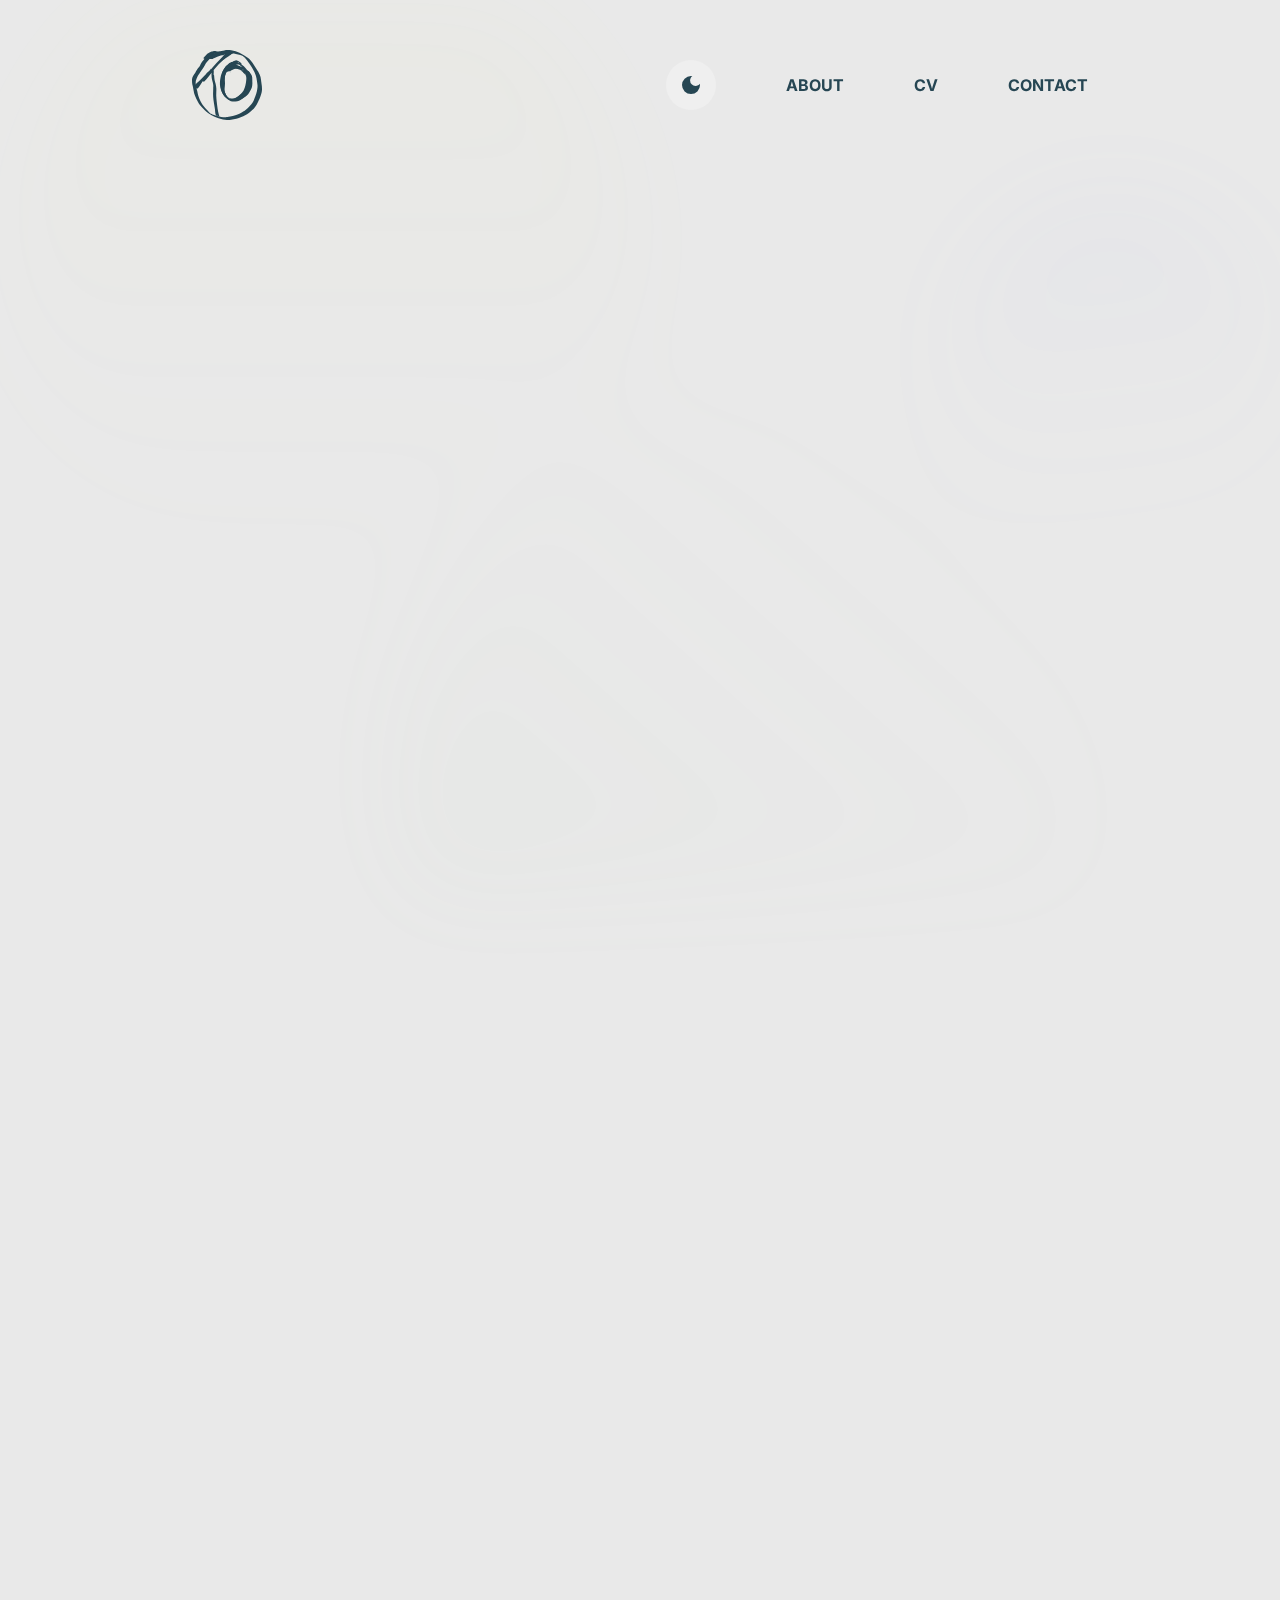
<file: ontrack.html>
<!DOCTYPE html>
<html lang="en">

<head>
  <meta charset="UTF-8">
  <meta name="viewport" content="width=device-width, initial-scale=1.0">
  <meta http-equiv="X-UA-Compatible" content="ie=edge">
  <title>Talan ... - Full Stack Developer</title>
  <link rel="stylesheet" href="style.css">
  <link rel="stylesheet" href="ontrack.css">
  <link rel="preconnect" href="https://fonts.googleapis.com">
  <link rel="preconnect" href="https://fonts.gstatic.com" crossorigin>
  <link
    href="https://fonts.googleapis.com/css2?family=Inter:ital,opsz,wght@0,14..32,100..900;1,14..32,100..900&family=PT+Serif:ital,wght@0,400;0,700;1,400;1,700&family=Roboto:ital,wght@0,100;0,300;0,400;0,500;0,700;0,900;1,100;1,300;1,400;1,500;1,700;1,900&family=Shadows+Into+Light&display=swap"
    rel="stylesheet">
  <script>
    (function () {
      const darkmode = localStorage.getItem('darkmode');
      if (darkmode === 'enabled') {
        document.documentElement.classList.add('darkmode');
      }
      else {
        document.documentElement.classList.add('lightmode');
      }

    })();
  </script>
  <script type="text/javascript" src="darkmode.js" defer></script>
</head>

<body>
  <div id="background"></div>
  <div id="foreground">
    <nav class="centred">
      <a id="nav-logo" href="index.html">
        <img src="assets/logo.svg" class="lightmode-display" />
        <img src="assets/logoWhite.svg" class="darkmode-display" />
      </a>
      <ul id="nav-links">
        <li class="nav-link">
          <button id="theme-switch">
            <svg xmlns="http://www.w3.org/2000/svg" height="24px" viewBox="0 -960 960 960" width="24px"
              fill="undefined">
              <path
                d="M480-120q-150 0-255-105T120-480q0-150 105-255t255-105q14 0 27.5 1t26.5 3q-41 29-65.5 75.5T444-660q0 90 63 153t153 63q55 0 101-24.5t75-65.5q2 13 3 26.5t1 27.5q0 150-105 255T480-120Z" />
            </svg>
            <svg xmlns="http://www.w3.org/2000/svg" height="24px" viewBox="0 -960 960 960" width="24px"
              fill="undefined">
              <path
                d="M480-280q-83 0-141.5-58.5T280-480q0-83 58.5-141.5T480-680q83 0 141.5 58.5T680-480q0 83-58.5 141.5T480-280ZM200-440H40v-80h160v80Zm720 0H760v-80h160v80ZM440-760v-160h80v160h-80Zm0 720v-160h80v160h-80ZM256-650l-101-97 57-59 96 100-52 56Zm492 496-97-101 53-55 101 97-57 59Zm-98-550 97-101 59 57-100 96-56-52ZM154-212l101-97 55 53-97 101-59-57Z" />
            </svg>
          </button>
        </li>
        <li class="nav-link"><a href="about.html">ABOUT</a></li>
        <li class="nav-link"><a href="#">CV</a></li>
        <li class="nav-link"><a href="#">CONTACT</a></li>
      </ul>
    </nav>
    <section class="centred" id="project-hero">
      <h1 class="projects-title cascade-tile gradient-text-secondary">OnTrack</h1>
      <div id="projects-contents" class="cascade-tile">
        <a class="project-link active">Showcase</a>
        <a class="project-link" href="#roles">My Roles</a>
        <a class="project-link" href="#goals">Project Goals</a>
        <a class="project-link" href="#summary">Summary</a>
        <a class="project-link" href="#takeaways">What I Took Away</a>
        <a class="project-link" href="#added">What Could be added</a>
      </div>
      <div class="image-collage cascade-tile">
        <div class="image-row-full">
          <div class="image-tile left-tile">
            <img src="assets/ontrackScreens5.png">
          </div>
        </div>
      </div>
    </section>
    <section class="centred cascade-tile" id="project-description">
      <div class="text-element">
      </div>
      <div id="project-summary">
        <div class="description-container" id="roles">
          <h2 class="description-heading">My Roles</h2>
          <div class="headings-description gradient-text-primary">
            <h3 class="">Team Member</h3>
            <h3 class="">UX/UI Designer</h3>
            <h3 class="">Full Stack React Developer</h3>
            <h3 class="">Researcher</h3>
          </div>
        </div>

        <div class="description-container" id="goals">
          <h2 class="description-heading">Project Goals</h2>
          <div class="column-description">
            <h3 class="gradient-text-secondary">Primary Goal</h3>
            <p>The main objective of the project was to equip users with tools to track their fitness goals and
              nutritional information,
              enabling them to make more informed decisions.
            </p>
          </div>
          <div class="column-description">
            <h3 class="gradient-text-secondary">Secondary Goal</h3>
            <p>The other objective was to provide web-based platform to reach the widest audience, ensuring
              accessibility from any device,
              regardless of its capabilities or updates. This feature sets the project apart from many alternatives,
              allowing users to input information
              seamlessly from both mobile devices and desktop computers, or any device with browser support.
            </p>
          </div>
        </div>

        <div class="description-container" id="summary">
          <div class="text-description">
            <h2 class="description-heading">Summary</h2>
            <div class="text-container">
              <p>
                Initially a team collaboration, this project evolved into a solo effort to create a fitness and diet
                tracking website.
                The platform helps users track fitness goals, analyse nutritional data, and visualise progress with
                achievements and milestones.
                It aims to deliver evidence based data and targets to allow users to become healthier and stay on track
                to their fitness goals.
              </p>
              <p>
                Starting as a backend developer, I later took over the project to modernise its design and enhance user
                experience with my UX design skills.
                I rebuilt the dashboard from scratch using React.
              </p>
            </div>
          </div>
        </div>


        <div class="image-row-full">
          <div class="image-tile left-tile">
            <img src="assets/ontrackScreens5.png">
          </div>
        </div>


        <div class="description-container" id="takeaways">
          <h2 class="description-heading">What I Took Away</h2>
          <div class="column-description">
            <h3 class="gradient-text-secondary">Teamwork</h3>
            <p>
              Working with a team was a crucial aspect of this project, as it required us to work collaboratively
              to complete objectives and deliver a high-quality product. This experience reinforced my ability
              to communicate effectively with others and collaborate effectively in a team setting.
            </p>
          </div>
          <div class="column-description">
            <h3 class="gradient-text-secondary">Mobile and Desktop</h3>
            <p>I further developed my skills in translating complex designs into user-friendly, accessible websites
              optimised for both mobile and desktop. My approach focused on preserving familiar functionality to
              ensure ease of use for the end user.
            </p>
          </div>
          <div class="column-description">
            <h3 class="gradient-text-secondary">RESTful API Design</h3>
            <p>To enable dashboard functionality, I developed a RESTful API to bridge the frontend and backend.
              I implemented a Firebase-powered database for scalable, cost-effective storage of user data and
              information.
            </p>
          </div>
        </div>


        <div class="description-container" id="added">
          <h2 class="description-heading">What Could be added</h2>
          <div class="column-description">
            <h3 class="gradient-text-secondary">Intergration with Other Apps</h3>
            <p>The project could be enhanced by allowing a connection with other fitness tracking apps, such as the
              Apple Health app, to provide more information and build a more comprehensive user experience.

            </p>
          </div>
          <div class="column-description">
            <h3 class="gradient-text-secondary">Social Connectivity</h3>
            <p>
              Introducing leaderboards and social features could significantly enhance user engagement and motivation.
              Similar to the app: Strava,
              these features could foster a sense of community by allowing users to connect, compete, and join local
              groups.
            </p>
          </div>
        </div>
      </div>

    </section>
  </div>

</body>

</html>
</file>
<file: style.css>
*,
*::before,
*::after {
    margin: 0;
    padding: 0;
    box-sizing: border-box;
}

/* colors  */

:root {
    --off-white: #E9E9E9;
    --primary: #264653;
    --primary-faded: rgba(38, 70, 83, 0.075);
    --secondary: #315a6b;
    --alt-gradient-accent: #4a839b;
    --grey: #737373;
    --dark-grey: #414141;
    --accent-first: #E9C46A;
    --accent-second: #d8dbbd;
    --accent-third: #D8D9CE;
    --accent-first-60: rgba(233, 196, 106, 0.6);
    --accent-first-15: rgba(233, 196, 106, 0.15);
    --accent-second-40: rgba(216, 219, 189, 0.4);
    --accent-second-10: rgba(216, 219, 189, 0.1);
    --accent-third-30: rgba(216, 217, 206, 0.3);
    --accent-third-19: rgba(216, 217, 206, 0.19);
    --grey-30: rgba(115, 115, 115, 0.3);
}

.darkmode {
    --primary: #DADADA;
    --primary-faded: rgba(218, 218, 218, 0.050);
    --secondary: #C8C5C5;
    --background: #16161A;
    --alt-gradient-accent: #9baaed;
    --accent-first: #F72585;
    --accent-second: #828CFF;
    --accent-third: #828CFF;
    --accent-first-60: rgba(247, 37, 133, 0.6);
    --accent-first-15: rgba(255, 88, 88, 0.15);
    --accent-second-40: rgba(130, 140, 255, 0.4);
    --accent-second-10: rgba(130, 140, 255, 0.1);
    --accent-second-5: rgba(130, 140, 255, 0.05);

    --accent-third-30: rgba(115, 115, 115, 0.1);
    --accent-third-19: rgba(130, 140, 255, 0.19);
    --grey-10: rgba(115, 115, 115, 0.1);
    --grey-5: rgba(115, 115, 115, 0.05);
}

/* .darkmode {
    --primary: #DADADA;
    --primary-faded: rgba(218, 218, 218, 0.050);
    --secondary: #C8C5C5;
    --background: #16161A;
    --alt-gradient-accent: #9baaed;
    --accent-first: rgb(255, 88, 88);
    --accent-second: rgb(130, 140, 255);
    --accent-third: #828CFF;
    --accent-first-60: rgba(255, 88, 88, 0.6);
    --accent-first-15: rgba(255, 88, 88, 0.15);
    --accent-second-40: rgba(130, 140, 255, 0.4);
    --accent-second-10: rgba(130, 140, 255, 0.1);
    --accent-second-5: rgba(130, 140, 255, 0.05);
    --accent-third-30: rgba(115, 115, 115, 0.1);
    --accent-third-19: rgba(130, 140, 255, 0.19);
    --grey-10: rgba(115, 115, 115, 0.1);
    --grey-5: rgba(115, 115, 115, 0.05);
} */


html {
    font-size: 62.5%;
    scroll-behavior: smooth;
}

html.darkmode {
    background-color: var(--background);
}
html.lightmode { 
    background-color: var(--off-white);
}

body {
    font-size: 1.6rem;
    font-family: "Inter", sans-serif;
    overflow-x: hidden;
    overflow-y: scroll;
    font-weight: 400;
    line-height: 1.5; 
    letter-spacing: 0; 
    transition: background-color 0.3s ease-in-out;
}

.lightmode body {
    background-color: var(--off-white);
}

.darkmode body {
    background-color: var(--background);
}

ul {
    list-style: none;
}

a {
    text-decoration: none;
    color: var(--primary);
}

h1,
h2,
h3,
h4,
h5,
h6,
p {
    line-height: normal;
    color: var(--primary);
}

.centred {
    width: 70%;
    margin: 0 auto;
}

/* reusable animations */


@keyframes fadeIn {
    0% {
        opacity: 0;
    }
    100% {
        opacity: 1;
    }
}

/* other styling */

.gradient-text-primary {
    background-image: linear-gradient(90deg, var(--primary), var(--alt-gradient-accent));
    color: transparent;
    background-clip: text;
    width: fit-content;
}

.darkmode .gradient-text-primary {
    background-image: linear-gradient(90deg, var(--alt-gradient-accent), var(--primary));
}

/* .gradient-text-secondary {
    background-image: linear-gradient(90deg, rgb(255, 88, 88), rgb(130, 140, 255));
    color: transparent;
    background-clip: text;
    width: fit-content;
} */

.gradient-text-secondary {
    background-image: linear-gradient(90deg, rgb(255, 88, 88), rgb(130, 140, 255));
    color: transparent;
    background-clip: text;
    width: fit-content;
}

.darkmode .gradient-text-secondary {
    background-image: linear-gradient(90deg, #F72585, #4361EE);
}

.gradient-text-noir {
    background-image: linear-gradient(90deg, #F72585, #4361EE);
    color: transparent;
    background-clip: text;
    width: fit-content;
}

/* background styling */

#background {
    position: fixed;
    top: 0;
    left: 0;
    height: 100%;
    width: 100%;
    filter: blur(5rem);
    opacity: 0.3;
    z-index: 0;
    background-image: url('complete2.svg');
    background-position: 0 -12rem;
    background-repeat: repeat-x;
    background-size: auto;
    animation: scroll-background 130s linear infinite;
}
.darkmode #background {
    background-image: url('completeNoir.svg');
    filter: saturate(3500%) blur(5rem);
    opacity: 0.1;
}

@keyframes scroll-background {
    0% {
        background-position: 0 -12rem;
    }

    100% {
        background-position: 223% -12rem;
    }
}

#foreground {
    position: relative;
    z-index: 1;
}

/* nav bar styling */

nav {
    display: flex;
    padding: 5rem 0;
    justify-content: space-between;
    animation: fadeIn 0.5s ease-out forwards;
}

#nav-logo img {
    height: auto;
    width: 7rem;
}

#nav-links {
    display: flex;
    gap: 7rem;
    align-items: center;
}

.nav-link a {
    color: var(--primary);
    font-weight: 700;
}


#theme-switch {
    width: 5rem;
    height: 5rem;
    padding: 0;
    border-radius: 50%;
    display: flex;
    justify-content: center;
    align-items: center;
    border: none;
    transition: background-color 0.3s ease-in-out;
    cursor: pointer;
}

.darkmode #theme-switch {
    background-color: var(--grey-30);
}
#theme-switch svg{
    fill: var(--primary)
}
#theme-switch svg:last-child{
    display: none;
}
.darkmode #theme-switch svg:first-child{
    display: none;
}
.darkmode #theme-switch svg:last-child{
    display: block;
}


.lightmode-display {
    display: none;
}
.darkmode-display {
    display: none;
}
.lightmode .lightmode-display {
    display: block;
}
.darkmode .darkmode-display {
    display: block;
}

/* reusable cascade animation */

.cascade-tile {
    opacity: 0;
    animation: cascade 0.5s ease forwards;
}
.cascade-tile:nth-child(1) {
    animation-delay: 0s;
}
.cascade-tile:nth-child(2) {
    animation-delay: 0.25s;
}
.cascade-tile:nth-child(3) {
    animation-delay: 0.5s;
}
.cascade-tile:nth-child(4) {
    animation-delay: 0.75s;
}
/* .cascade-tile:nth-child(5) {
    animation-delay: 1s;
} */

/* cascade animation */
@keyframes cascade {
    from {
        opacity: 0;
        transform: translateY(10px);
    }

    to {
        opacity: 1;
        transform: translateY(0);
    }
}
</file>
<file: index.css>
/* hero styling */

#hero {
    padding-bottom: 15rem;
}

#hero-main {
    padding: 7rem 0;
    display: flex;
    justify-content: space-between;
}

#hero-title h1 {
    font-size: 9.6rem;
    color: transparent;
}

.big-logo {
    height: auto;
    width: 30rem;
}

.logo-animation img {
    width: 100%;
    height: 100%;
    display: none;
    opacity: 0;
    /* Add fade-in/fade-out for smoother transitions */
    transition: opacity 0.3s ease-in-out;
}

.logo-animation img.active {
    display: block;
    opacity: 1;
}

#hero-sub {
    padding: 3rem 0;
    display: flex;
    justify-content: space-between;
    align-items: center;
}

#hero-socials {
    display: flex;
    gap: 2.5rem;
}

#hero-sub h3 {
    font-size: 2.4rem;
    font-weight: 500;
    width: 50%
}

@property --angle {
    syntax: "<angle>";
    initial-value: 0deg;
    inherits: false;
}

.darkmode .gradient-button {
    color: var(--background)
}

.gradient-button {
    padding: 2rem 4rem;
    color: var(--primary);
    border: none;
    border-radius: 2rem;
    background-image: linear-gradient(163deg, var(--accent-first) 0%, var(--accent-second) 50%);
    font-weight: 600;
    font-size: 2.4rem;
    background-size: 200%;
    /* transition: background-position 0.3s ease-in-out; */
    cursor: pointer;
    position: relative;
    transition: color 0.5s ease;
}

@keyframes spin {
    from {
        --angle: 0deg;
    }

    to {
        --angle: 360deg;
    }
}

/* background-image: conic-gradient(#F9FF58, #A9D29D, #FF5858, #828CFF, #F9FF58); */
.gradient-button::before {
    content: '';
    position: absolute;
    height: 115%;
    width: 105%;
    background-image: conic-gradient(from var(--angle), var(--accent-second) 70%, var(--accent-first));
    top: 50%;
    left: 50%;
    transform: translate(-50%, -50%);
    border-radius: 2rem;
    z-index: -1;
    animation: 7s linear spin infinite;
    transition: opacity 0.5s ease-in-out, filter 0.5s ease-in-out;
    filter: blur(1rem);
    opacity: 0.8;
}

.gradient-button:hover {
    color: var(--secondary);
}

.darkmode .gradient-button:hover {
    color: var(--background)
}

.gradient-button:hover::before {
    filter: blur(0.7rem);
    opacity: 1;
    height: 120%;
    width: 110%;
}

/* projects styling */

.project-tile {
    display: flex;
    gap: 1.2rem;
}

.projects-title {
    font-weight: 700;
    font-size: 4.8rem;
    /* color: var(--primary); */

}

#projects-container {
    padding: 3.5rem 0;
    display: flex;
    flex-direction: column;
    gap: 4rem;

}

.image-tile {
    height: 50rem;
    width: 52rem;
    display: flex;
    align-items: end;
    backdrop-filter: blur(2rem);
}

.clara-img {
    justify-content: center;
    background-image: linear-gradient(163deg,
            var(--accent-first-60) 0%,
            var(--accent-third-30) 50%);
}

.clara-img img {
    width: 44rem;
    height: auto;
}

#clara-info-tile,
#ontrack-info-tile,
#chrome-info-tile {
    transition: transform 0.5s ease-in-out, background-color 0.8s ease-in-out, opacity 0.4s ease-in-out;
}

#clara-info-tile.transition,
#ontrack-info-tile.transition,
#chrome-info-tile.transition {
    transform: scale(3.5);
    z-index: 99;
    max-width: 100%;
    overflow-x: hidden;
    margin: 0 auto;
    box-sizing: border-box;
}
#clara-info-tile.transition,
#ontrack-info-tile.transition{
    background-color: var(--off-white);
}
.darkmode #clara-info-tile.transition,
.darkmode #ontrack-info-tile.transition{
    background-color: var(--background);
}
#chrome-info-tile.transition{
    background-color: #16161A;
}

#clara-info-tile.transition *,
#ontrack-info-tile.transition *,
#chrome-info-tile.transition * {
    opacity: 0;
}

.ontrack-img {
    justify-content: end;
    background-image: linear-gradient(220deg,
            var(--accent-first-60) 0%,
            var(--accent-third-30) 50%)
}

.ontrack-img img {
    width: 48rem;
    height: auto;
}

.chrome-img {
    justify-content: end;
    background-image: linear-gradient(163deg,
            var(--accent-first-60) 0%,
            var(--accent-third-30) 50%);
    display: flex;
    justify-content: center;
    align-items: center;
}

.chrome-img img {
    height: 30rem;
    width: auto;
}

.top-row {
    display: flex;
    align-items: flex-start;
    gap: 4rem;
    justify-content: space-between;
}

.info-tile {
    flex: 1;
    padding: 5rem;
    /* background-color: var(--faded-sage); */
    background: linear-gradient(163deg, var(--accent-second-40), var(--accent-second-10));
    backdrop-filter: blur(2rem);
    display: flex;
    flex-direction: column;
    justify-content: space-between;
}

.darkmode .info-tile {
    background: linear-gradient(163deg, var(--grey-10), var(--grey-5));
}

.info-tile::before,
.image-tile::before {
    content: '';
    position: absolute;
    top: 0;
    left: 0;
    height: 100%;
    width: 100%;
    top: 50%;
    left: 50%;
    transform: translate(-50%, -50%);
    z-index: -1;
    opacity: 0.3;
    filter: blur(0.4rem);
}

.left-tile {
    border-radius: 3rem 0 0 3rem;
}

.right-tile {
    border-radius: 0 3rem 3rem 0;
}

.left-tile:hover::before {
    /* box-shadow: 0 0 0 0.6rem var(--accent-second); */
    border-radius: 3rem 0 0 3rem;
    transition: box-shadow 0.3s ease-in-out;
    animation: pulse-shadow-light 3s infinite ease-in-out;
}
.darkmode .left-tile:hover::before {
    animation: pulse-shadow-dark 3s infinite ease-in-out;
}

.right-tile:hover::before {
    /* box-shadow: 0 0 0 0.6rem var(--accent-second); */
    border-radius: 0 3rem 3rem 0;
    transition: box-shadow 0.3s ease-in-out;
    animation: pulse-shadow 3s infinite ease-in-out;
}

.darkmode .right-tile:hover::before {
    animation: pulse-shadow-dark 3s infinite ease-in-out;
}

@keyframes pulse-shadow-light {
    0% {
        box-shadow: 0 0 0 0.6rem var(--accent-second);
    }

    50% {
        box-shadow: 0 0 0 1rem var(--accent-second);
    }

    100% {
        box-shadow: 0 0 0 0.6rem var(--accent-second);
    }
}

@keyframes pulse-shadow-dark {
    0% {
        box-shadow: 0 0 0 0.6rem var(--grey-10);
    }

    50% {
        box-shadow: 0 0 0 1rem var(--grey-10);
    }

    100% {
        box-shadow: 0 0 0 0.6rem var(--grey-10);
    }
}


.info-tile p {
    font-weight: 500;
}

.info-bubble {
    padding: 0.8rem 2rem;
    border: 3px solid var(--primary-faded);
    border-radius: 2rem;
}

.info-bubble h4 {
    font-size: 1.8rem;
    font-weight: 500;
    color: var(--secondary);
}

.projects-subtitle {
    font-size: 2.8rem;
    font-weight: 500;
    color: var(--secondary)
}

.info-description {
    font-size: 2rem;
    color: var(--secondary);
    display: flex;
    flex-direction: column;
    gap: 2rem;
}

.small-icon {
    width: 4rem;
    height: auto;
}



.default-button {
    padding: 1rem 2rem;
    color: var(--primary);
    border: none;
    border-radius: 2rem;
    /* background-color: var(--pastel-lime); */
    font-weight: 600;
    font-size: 2rem;
    width: fit-content;
    align-self: end;
    background-image: linear-gradient(163deg, var(--accent-first) 0%, var(--accent-second) 50%);
    background-size: 200%;
    cursor: pointer;
    position: relative;
    transition: color 0.5s ease;
    transition: transform 0.2s ease;
}

.darkmode .default-button {
    color: var(--background);
}

.default-button::before {
    content: '';
    position: absolute;
    height: 115%;
    width: 105%;
    background-image: conic-gradient(from var(--angle), var(--accent-second) 70%, var(--accent-first));
    top: 50%;
    left: 50%;
    transform: translate(-50%, -50%);
    border-radius: 2rem;
    z-index: -1;
    animation: 7s linear spin infinite;
    transition: opacity 0.5s ease-in-out, filter 0.5s ease-in-out;
    filter: blur(1rem);
    opacity: 0.8;
}

.default-button:hover::before {
    filter: blur(0.7rem);
    opacity: 1;
    height: 120%;
    width: 110%;
}


.default-button.transition {
    transform: scale(0.9);
}



/* about summary styling */

#about-summary {
    padding: 5rem 0;
    display: flex;
    flex-direction: column;
    gap: 6rem;
}

#about-summary h3 {
    color: var(--primary);
    font-size: 2.4rem;
    font-weight: 500;
}


#homepage-values h2 {
    /* color: var(--secondary-blue); */
    font-size: 6.4rem;
    color: transparent;
}


/* contact styling */

#contact {
    display: flex;
    gap: 8rem;
    padding: 10rem 0;
    justify-content: space-around;
}

#contact-details .contact .primary-text {
    color: var(--primary);
}

.big-logo {
    min-width: 30rem;
    height: auto;
}

#contact-text {
    display: flex;
    flex-direction: column;
    gap: 10rem;
    width: 60%;
}

#contact-text h1 {
    font-size: 6.4rem;
    color: transparent;
}

#contact-details {
    display: flex;
    flex-direction: column;
    gap: 3rem
}

#contact-details h3 {
    font-size: 3.6rem;
    color: transparent;
}
</file>
<file: about.css>
/* hero styling */

#hero-title {
    width: 100%;
    display: flex;
    justify-content: space-between;
    align-items: center;
    padding: 1rem 0 7rem 0;
}

#hero-title h1 {
    font-size: 9.6rem;
    color: transparent;
}

.medium-logo img {
    width: 14rem;
}

#hero-sub h3 {
    font-size: 2.4rem;
    font-weight: 500;
}

/* about tiles styling */

#about-tiles {
    display: flex;
    flex-direction: column;
    gap: 1.5rem;
    padding-bottom: 3rem;
}

/* testing stlyes for cascade effects */

.about-tile {
    display: flex;
    padding: 3rem 5rem;
    flex-direction: column;
    justify-content: space-between;
    /* border: 1px solid var(--primary-border); */
    /* background: linear-gradient(163deg, rgba(255, 88, 88, 0.05), rgb(130, 140, 255, 0.09)); */
    background: linear-gradient(163deg, var(--accent-first-15), var(--accent-third-19));
    backdrop-filter: blur(2rem);
    border-radius: 3rem;
    transition: gap 999s ease-in-out;
    gap: 0rem;
}

.darkmode .about-tile {
    background: linear-gradient(163deg, var(--grey-5), var(--accent-second-5));
}

.about-tile.active {
    gap: 2.5rem;
}

.top-row {
    display: flex;
    justify-content: space-between;
    align-items: center;
    cursor: pointer;
}

.top-row h2 {
    font-size: 3rem;
}

.main-row {
    max-height: 0;
    overflow: hidden;
    transition: max-height 0.3s ease-in-out;
    display: flex;
    flex-direction: column;
    gap: 2rem;
}

.main-row.active {
    max-height: 50rem;
}

.main-row p {
    font-size: 2rem;
    padding-bottom: 1rem;
}

.value-container h3 {
    font-size: 2.4rem;
}



/* styling for the toggle button and animation */

.toggle {
    width: 50px;
    height: 50px;
    display: flex;
    justify-content: center;
    align-items: center;
    position: relative;
    cursor: pointer;
    transition: background-color 0.3s ease;
}

.toggle::before,
.toggle::after {
    content: '';
    position: absolute;
    background-color: var(--primary);
    border-radius: 1rem;
    transition: transform 0.3s ease, opacity 0.3s ease;
}

.toggle::before {
    width: 32px;
    height: 6px;
}

.toggle::after {
    width: 6px;
    height: 32px;
}

.toggle.active::before {
    transform: rotate(-180deg);
}

.toggle.active::after {
    opacity: 0;
}
</file>
<file: chrome.css>
:root {
    --off-white: #E9E9E9;
    --primary: #DADADA;
    --secondary: #C8C5C5;
}

h1,
h2,
h3,
h4,
h5,
h6 {
    line-height: normal;
    color: var(--primary);
}

p {
    line-height: normal;
    color: var(--secondary);
}

body {
    background-color: #16161A;
}

/* .neon-text {
    position: relative;
    color: #F72585 !important;
    animation: neon-blink 10s ease-in-out infinite;
    width: fit-content;
    filter: saturate(300%) brightness(200%) blur(0.07rem);
    text-shadow: 0 0 1px #F72585, 0 0 1px #F72585, 0 0 1px #F72585, 0 0 2px #F72585;
}

.neon-text::before {
    content: '';
    position: absolute;
    top: 0;
    left: 0;
    height: 100%;
    width: 100%;
    z-index: -1;
    background-color: #F72585 !important;
    filter: saturate(300%) blur(5rem);
    opacity: 0.5;
} */

.neon-text {
    position: relative;
    background-image: linear-gradient(90deg, #F72585, #4361EE);
    color: transparent;
    -webkit-background-clip: text;
    background-clip: text;
    width: fit-content;
    animation: neon-blink 5s ease infinite;
    
    filter: saturate(300%) blur(0.07rem);
}

.neon-text::before {
    content: '';
    position: absolute;
    top: 0;
    left: 0;
    height: 90%;
    width: 95%;
    z-index: -1;
    background-image: linear-gradient(90deg, rgba(247, 37, 133, 0.4), rgba(67, 97, 238, 0.4));
    filter: blur(5rem);
    opacity: 1
    
}



@keyframes neon-blink {
    0% {
        opacity: 1;
        filter: brightness(100%) saturate(300%);
    }

    19.5% {
        opacity: 1;
        filter: brightness(100%) saturate(300%);
    }

    20% {
        opacity: 0;
        filter: brightness(50%) saturate(200%);
    }

    20.5% {
        opacity: 1;
        filter: brightness(100%) saturate(300%);
    }

    24.5% {
        opacity: 1;
        filter: brightness(100%) saturate(300%);
    }

    25% {
        opacity: 0;
        filter: brightness(50%) saturate(200%);
    }

    25.5% {
        opacity: 1;
        filter: brightness(100%) saturate(300%);
    }

    28.5% {
        opacity: 1;
        filter: brightness(100%) saturate(300%);
    }

    29% {
        opacity: 0; /* Third blink */
        filter: brightness(50%) saturate(200%);
    }

    29.5% {
        opacity: 1;
        filter: brightness(100%) saturate(300%);
    }

    100% {
        opacity: 1;
        filter: brightness(150%) saturate(400%);
    }
}
/* background styling */

#background {
    position: fixed;
    top: 0;
    left: 0;
    height: 100%;
    width: 100%;
    filter: saturate(3500%) blur(5rem);
    opacity: 0.1;
    z-index: 0;
    background-image: url('completeNoir.svg');
    background-position: 0 -12rem;
    background-repeat: repeat-x;
    background-size: auto;
    animation: scroll-background2 130s linear infinite;

}


@keyframes scroll-background2 {
    0% {
        background-position: 0 -12rem;
    }

    100% {
        background-position: 223% -12rem;
    }
}



#foreground {
    position: relative;
    z-index: 1;
}

/* nav bar styling */

.centred {
    width: 70%;
    margin: 0 auto;
}

nav {
    display: flex;
    padding: 5rem 0;
    justify-content: space-between;
    animation: fadeIn 0.5s ease-out forwards;

    /* position: sticky;
    display: flex;
    top: 0;
    z-index: 999;
    padding-left: 15%;
    width: 100%;
    padding: 5rem 15%; */
}

#nav-logo img {
    height: auto;
    width: 7rem;
}

#nav-links {
    display: flex;
    gap: 7rem;
    align-items: center;
}

.nav-link a {
    color: var(--primary);
    font-weight: 700;
}

#theme-switch-disabled {
    width: 5rem;
    height: 5rem;
    padding: 0;
    border-radius: 50%;
    display: flex;
    justify-content: center;
    align-items: center;
    border: none;
    transition: background-color 0.3s ease-in-out;
    cursor: pointer;
    background-color: var(--grey-30);
}

#theme-switch-disabled svg {
    fill: var(--primary);
}


/* hero styling  */

#project-hero {
    animation: fadeIn 1s ease-out forwards;
}

.projects-title {
    font-size: 9.6rem;
    color: transparent;
}

#projects-contents {
    display: flex;
    gap: 2.5rem;
}

#projects-contents .project-link {
    font-size: 1.8rem;
    font-weight: 600;
    color: var(--primary);
}

#projects-contents .project-link.active {
    background-image: linear-gradient(90deg, var(--primary), rgb(130, 140, 255));
    color: transparent;
    background-clip: text;
    width: fit-content;
}

.projects-image {
    display: flex;
    align-items: end;
    padding: 5rem;
    backdrop-filter: blur(2rem);
    background-image: linear-gradient(163deg,
            rgba(233, 196, 106, 0.6) 0%,
            rgba(216, 217, 206, 0.3) 50%);
}

.image-collage {
    display: flex;
    flex-direction: column;
    gap: 3rem;
    padding-top: 2rem;
}

.image-row,
.image-row-full {
    display: flex;
    gap: 3rem;
    justify-content: center;
    /* width: 100%; */
}

.image-row img {
    width: 100%;
}

.image-tile,
.info-tile {
    backdrop-filter: blur(2rem);
    /* background: linear-gradient(163deg, rgba(255, 88, 88, 0.15), rgb(130, 140, 255, 0.19)); */
    background: linear-gradient(163deg, rgba(200, 197, 197, 0.03), rgba(200, 197, 197, 0.08));
    border-radius: 3rem;
}

.image-row .image-tile {
    display: flex;
    width: 75%;
}

.image-row-full .image-tile {
    display: flex;
    justify-content: center;
    width: 100%;
}




.info-tile {
    display: flex;
    width: 25%;
}

.info-tile {
    padding: 3rem;
}

.info-tile h1 {
    font-size: 4rem;
}

.info-tile h2 {
    font-size: 3rem;
}

.info-tile h2 span {
    color: rgb(255, 88, 88);
}

.image-tile::before {
    content: '';
    position: absolute;
    top: 0;
    left: 0;
    height: 100%;
    width: 100%;
    top: 50%;
    left: 50%;
    transform: translate(-50%, -50%);
    z-index: -1;
    opacity: 0.3;
    filter: blur(0.4rem);

}

/* 
.left-tile {
    border-radius: 3rem 0 0 3rem;
}

.right-tile {
    border-radius: 0 3rem 3rem 0;
} */


/* project summary section styling */

#project-summary {
    padding: 3.5rem 0;
    display: flex;
    flex-direction: column;
    gap: 4rem;
}

.description-container {
    display: flex;
    flex-direction: column;
    gap: 1rem;
}

.description-container .description-heading {
    font-size: 4rem;
}

.column-description {
    display: flex;
    font-size: 2rem;
}

.column-description p {
    flex: 2;
}

.column-description h3 {
    flex: 1;
    font-size: 2.6rem;
    color: transparent;
}


.headings-description {
    display: flex;
    gap: 3rem;
    flex-wrap: wrap;
    justify-content: flex-start;
}

.headings-description h3 {
    color: var(--secondary);
}

.text-description p {
    font-size: 2rem;
}

.description-splitter {
    display: flex;
    gap: 3rem;
}

.description-image .image-tile {
    padding: 3rem 3rem 0 3rem;
    display: flex;
}

.text-description {
    display: flex;
}

.text-description h2 {
    flex: 1;
}

.text-description .text-container {
    flex: 2;
    display: flex;
    flex-direction: column;
    gap: 2rem;
}
</file>
<file: clara.css>
/* background styling */

#background {
    opacity: 0.03;
}

.darkmode #background {
    opacity: 0.03;
}


/* hero styling  */

#project-hero {
    animation: fadeIn 0.5s ease-out forwards;
}

.projects-title {
    font-size: 9.6rem;
    color: transparent;
}

#projects-contents {
    display: flex;
    gap: 2.5rem;
}

#projects-contents .project-link {
    font-size: 1.8rem;
    font-weight: 600;
    color: var(--primary);
}

#projects-contents .project-link.active {
    background-image: linear-gradient(90deg, var(--primary), rgb(130, 140, 255));
    color: transparent;
    background-clip: text;
    width: fit-content;
}

.projects-image {
    display: flex;
    align-items: end;
    padding: 5rem;
    backdrop-filter: blur(2rem);
    background-image: linear-gradient(163deg,
            var(--accent-first-60) 0%,
            var(--accent-third-30) 50%);
}

.image-collage {
    display: flex;
    flex-direction: column;
    gap: 3rem;
    padding-top: 2rem;
}

.image-row {
    display: flex;
    gap: 3rem;
    /* width: 100%; */
}

.image-row img {
    width: 100%;
}

.image-tile,
.info-tile {
    backdrop-filter: blur(2rem);
    background: linear-gradient(163deg, var(--accent-first-15), var(--accent-third-19));
    border-radius: 3rem;
}

.image-row .image-tile {
    display: flex;
    width: 75%;
}

.info-tile {
    display: flex;
    width: 25%;
}

.info-tile {
    padding: 3rem;
}

.info-tile h1 {
    font-size: 4rem;
}

.info-tile h2 {
    font-size: 3rem;
}

.info-tile h2 span {
    color: rgb(255, 88, 88);
}

.image-tile::before {
    content: '';
    position: absolute;
    top: 0;
    left: 0;
    height: 100%;
    width: 100%;
    top: 50%;
    left: 50%;
    transform: translate(-50%, -50%);
    z-index: -1;
    opacity: 0.3;
    filter: blur(0.4rem);

}

/* 
.left-tile {
    border-radius: 3rem 0 0 3rem;
}

.right-tile {
    border-radius: 0 3rem 3rem 0;
} */


/* project summary section styling */

#project-summary {
    padding: 3.5rem 0;
    display: flex;
    flex-direction: column;
    gap: 4rem;
}

.description-container {
    display: flex;
    flex-direction: column;
    gap: 1rem;
}

.description-container .description-heading {
    font-size: 4rem;
}

.column-description {
    display: flex;
    font-size: 2rem;
}

.column-description p {
    flex: 2;
}

.column-description h3 {
    flex: 1;
    font-size: 2.6rem;
    color: transparent;
}


.headings-description {
    display: flex;
    gap: 3rem;
    flex-wrap: wrap;
    justify-content: space-between;
}

.headings-description h3 {
    color: transparent;
}

.text-description p {
    font-size: 2rem;
}

.description-splitter {
    display: flex;
    gap: 3rem;
}

.description-image .image-tile {
    padding: 3rem 3rem 0 3rem;
    display: flex;
}

.text-description {
    display: flex;
}

.text-description h2 {
    flex: 1;
}

.text-description .text-container {
    flex: 2;
    display: flex;
    flex-direction: column;
    gap: 2rem;
}
</file>
<file: ontrack.css>
/* background styling */

#background {
    opacity: 0.03;
}

.darkmode #background {
    opacity: 0.03;
}


/* hero styling  */

#project-hero {
    animation: fadeIn 0.5s ease-out forwards;
}

.projects-title {
    font-size: 9.6rem;
    color: transparent;
}

#projects-contents {
    display: flex;
    gap: 2.5rem;
}

#projects-contents .project-link{
    font-size: 1.8rem;
    font-weight: 600;
    color: var(--primary);
}

#projects-contents .project-link.active {
    background-image: linear-gradient(90deg, var(--primary), rgb(130, 140, 255));
    color: transparent;
    background-clip: text;
    width: fit-content;
}

.projects-image {
    display: flex;
    align-items: end;
    padding: 5rem;
    backdrop-filter: blur(2rem);
    background-image: linear-gradient(163deg,
            var(--accent-first-60) 0%,
            var(--accent-third-30) 50%);
}

.image-collage {
    display: flex;
    flex-direction: column;
    gap: 3rem;
    padding-top: 2rem;
}

.image-row, .image-row-full {
    display: flex;
    gap: 3rem;
    /* width: 100%; */
}

.image-row img {
    width: 100%;
}

.image-tile,
.info-tile {
    backdrop-filter: blur(2rem);
    /* background: linear-gradient(163deg, rgba(255, 88, 88, 0.15), rgb(130, 140, 255, 0.19)); */
    background: linear-gradient(163deg, var(--accent-first-15), var(--accent-third-19));
    border-radius: 3rem;
}

.image-row .image-tile {
    display: flex;
    width: 75%;
}

.image-row-full .image-tile {
    display: flex;
    justify-content: center;
    width: 100%;
}

.image-row-full .image-tile img{
    width: 80%;
    height: auto;
}


.info-tile {
    display: flex;
    width: 25%;
}

.info-tile {
    padding: 3rem;
}

.info-tile h1 {
    font-size: 4rem;
}

.info-tile h2 {
    font-size: 3rem;
}

.info-tile h2 span {
    color: rgb(255, 88, 88);
}

.image-tile::before {
    content: '';
    position: absolute;
    top: 0;
    left: 0;
    height: 100%;
    width: 100%;
    top: 50%;
    left: 50%;
    transform: translate(-50%, -50%);
    z-index: -1;
    opacity: 0.3;
    filter: blur(0.4rem);

}

/* 
.left-tile {
    border-radius: 3rem 0 0 3rem;
}

.right-tile {
    border-radius: 0 3rem 3rem 0;
} */


/* project summary section styling */

#project-summary {
    padding: 3.5rem 0;
    display: flex;
    flex-direction: column;
    gap: 4rem;
}

.description-container {
    display: flex;
    flex-direction: column;
    gap: 1rem;
}

.description-container .description-heading {
    font-size: 4rem;
}

.column-description {
    display: flex;
    font-size: 2rem;
}

.column-description p {
    flex: 2;
}

.column-description h3 {
    flex: 1;
    font-size: 2.6rem;
    color: transparent;
}


.headings-description {
    display: flex;
    gap: 3rem;
    flex-wrap: wrap;
    justify-content: flex-start;
}

.headings-description h3 { 
    color: transparent;
}

.text-description p {
    font-size: 2rem;
}

.description-splitter {
    display: flex;
    gap: 3rem;
}

.description-image .image-tile { 
    padding: 3rem 3rem 0 3rem;
    display: flex;
}

.text-description {
    display: flex;
}

.text-description h2 {
    flex: 1;
}

.text-description .text-container {
    flex: 2;
    display: flex;
    flex-direction: column;
    gap: 2rem;
}
</file>
